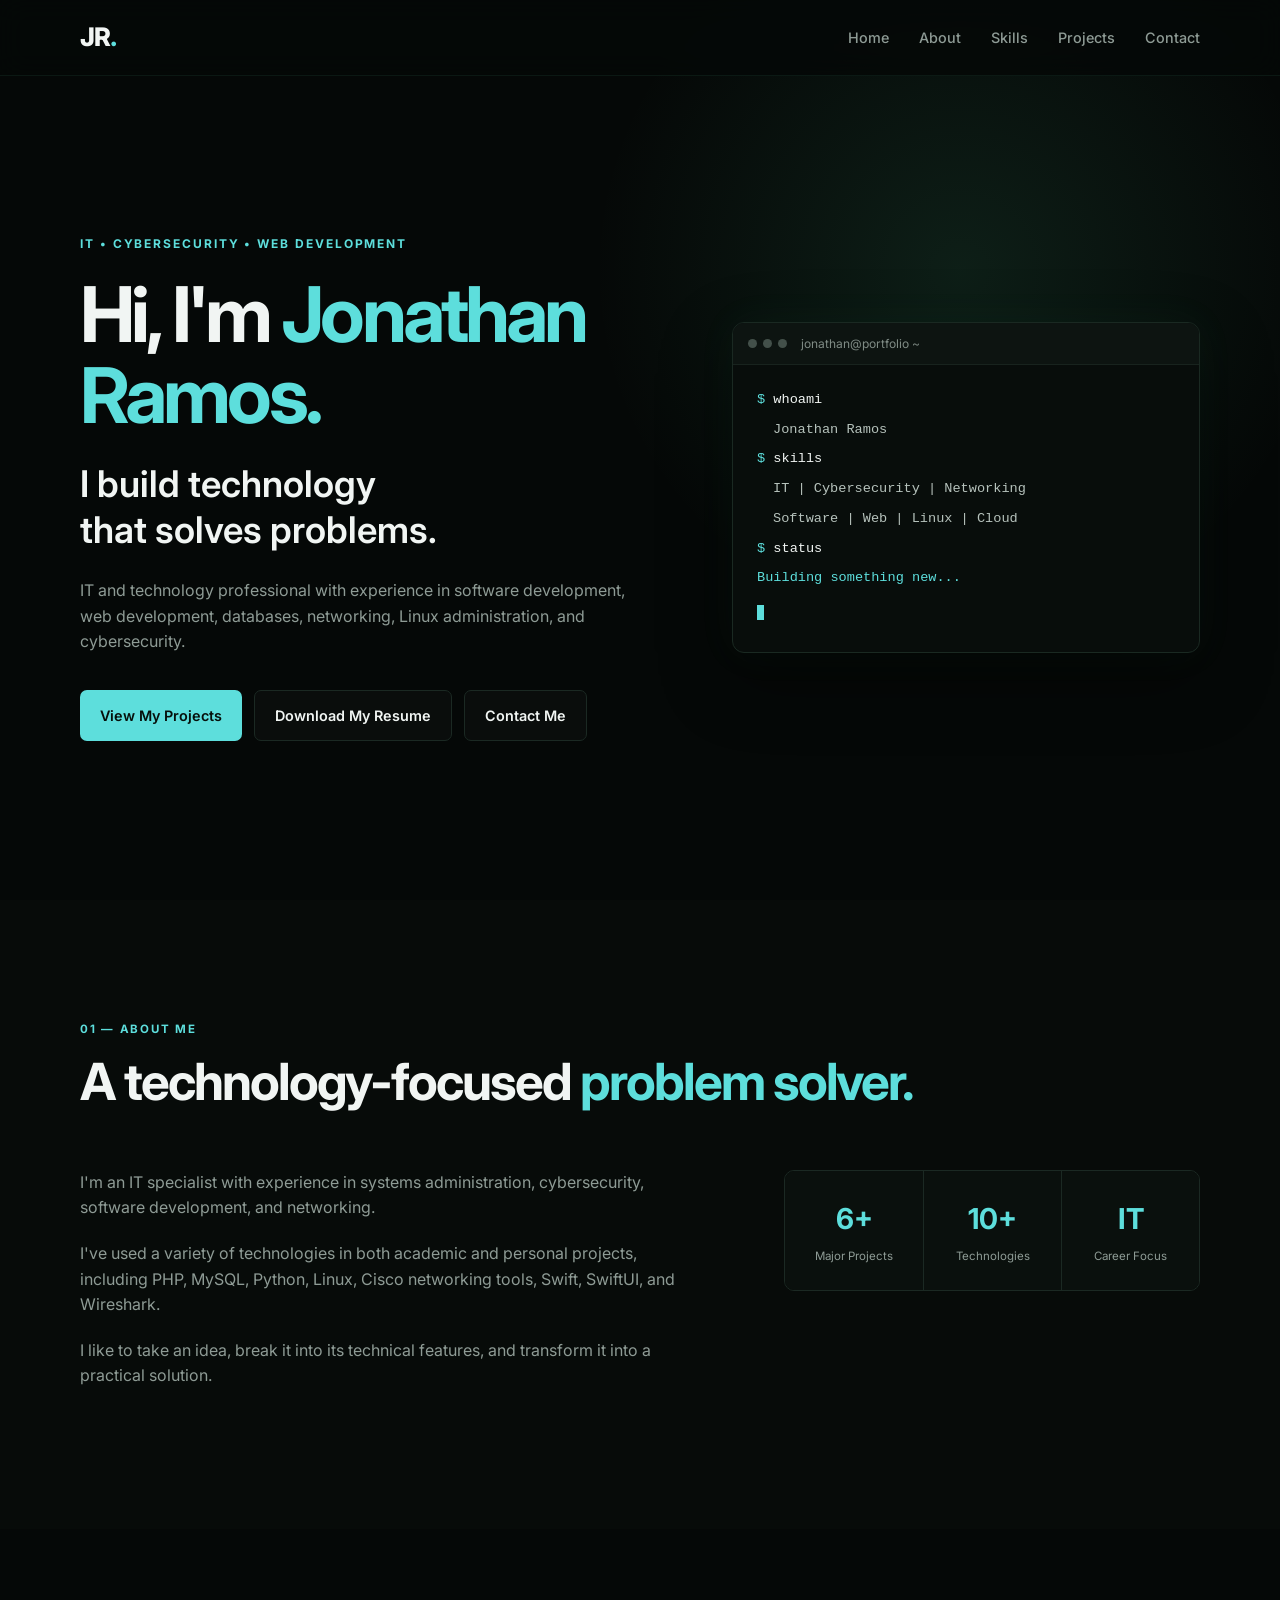
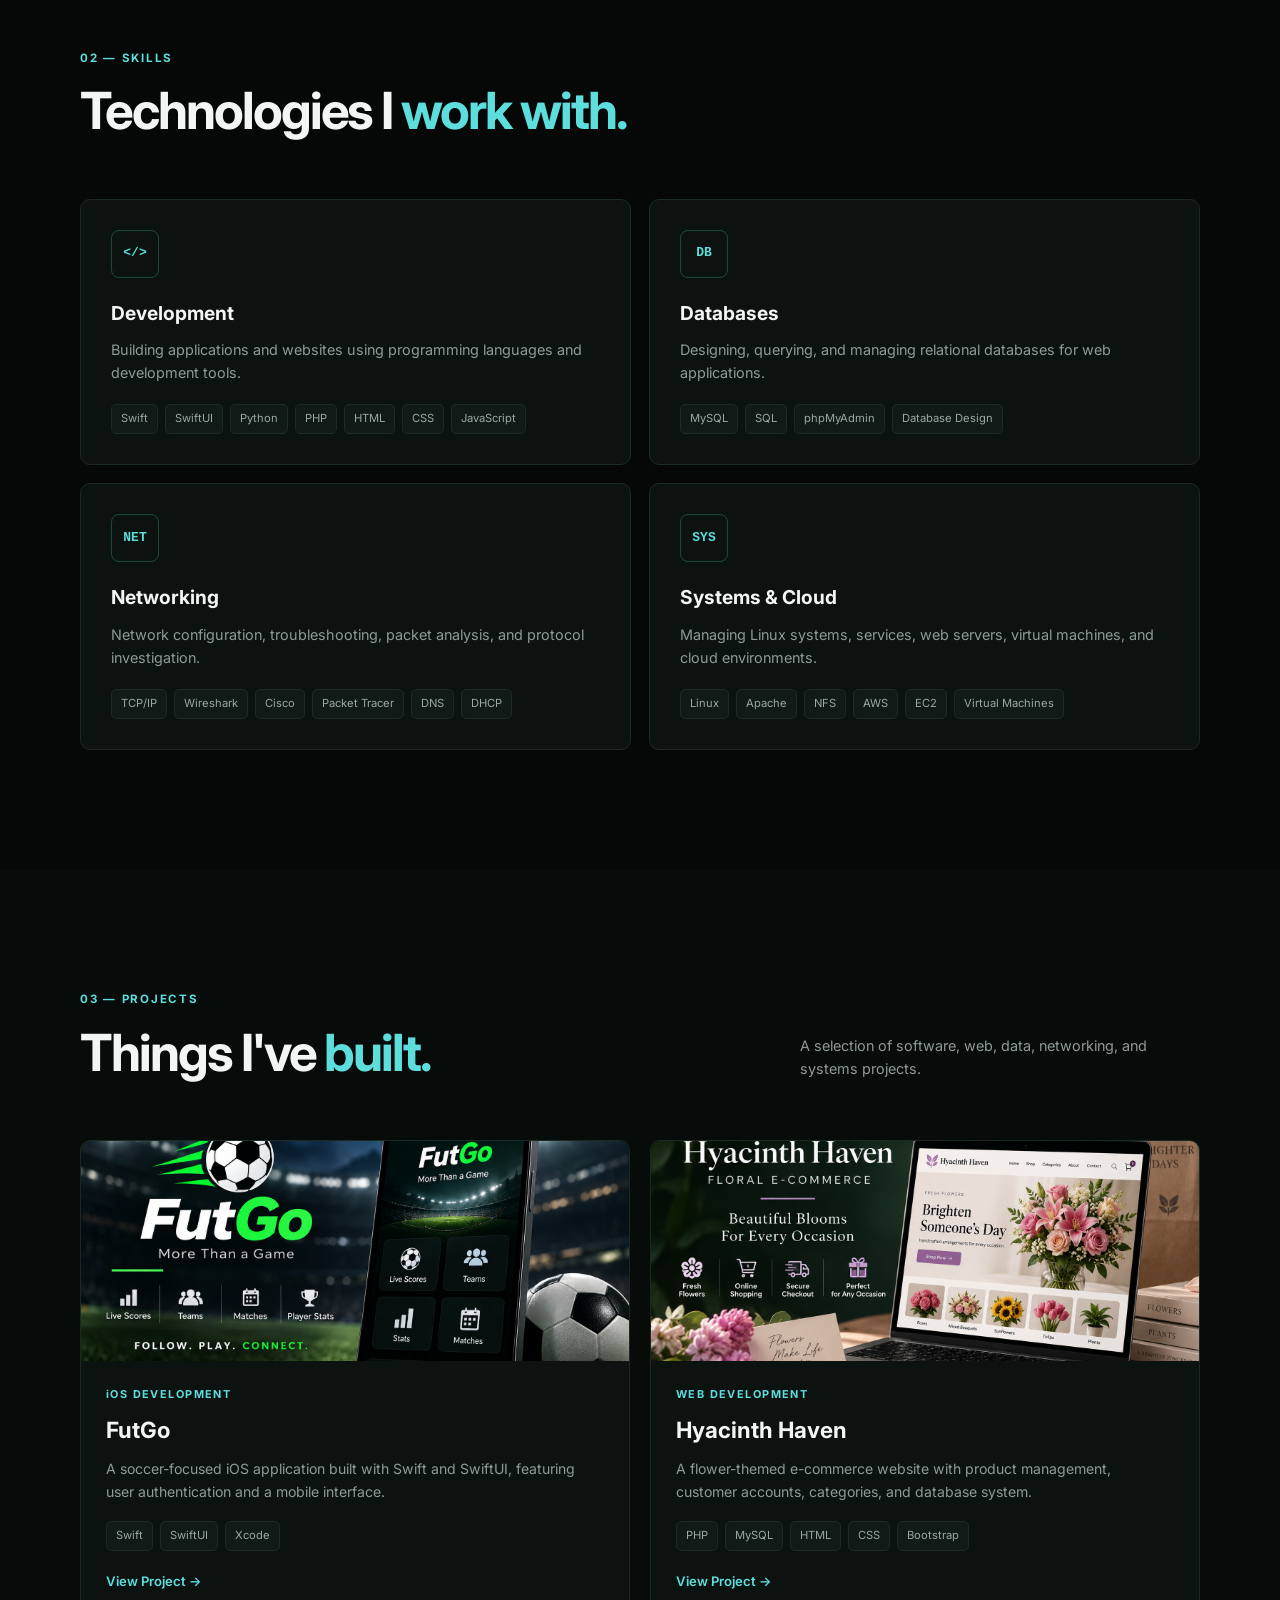
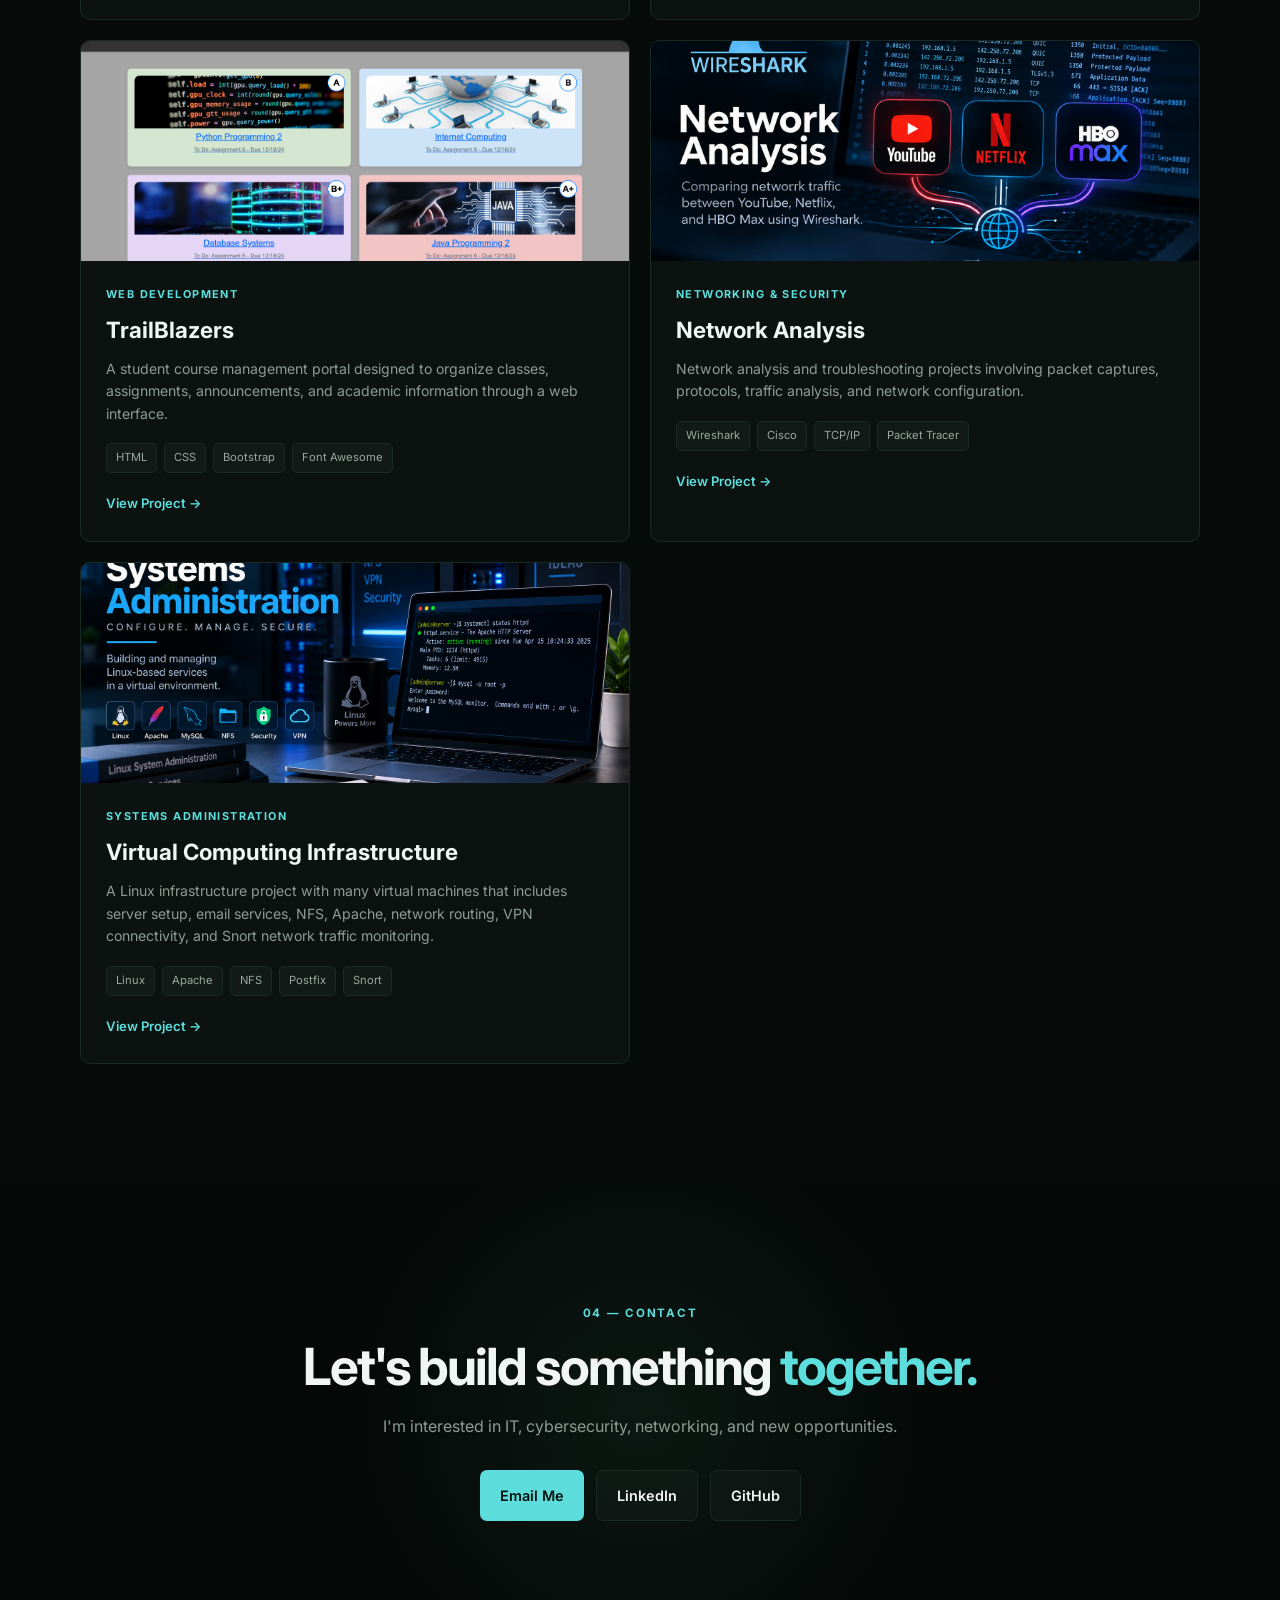
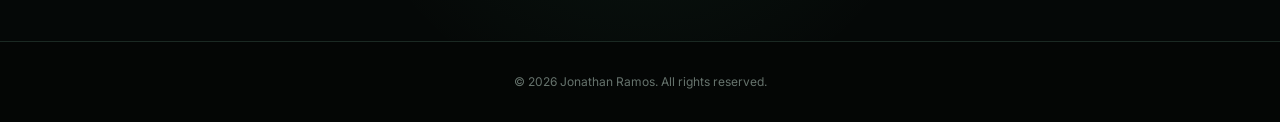
<file: index.html>
<!DOCTYPE html>
<html lang="en">
<head>
    <meta charset="UTF-8">
    <meta name="viewport" content="width=device-width, initial-scale=1.0">

    <title>Jonathan Ramos | IT & Cybersecurity Portfolio</title>

    <meta name="description" content="Jonathan Ramos - IT, cybersecurity, software development, networking, and web development portfolio.">

    <!-- Google Font -->
    <link rel="preconnect" href="https://fonts.googleapis.com">
    <link rel="preconnect" href="https://fonts.gstatic.com" crossorigin>

    <link href="https://fonts.googleapis.com/css2?family=Inter:wght@400;500;600;700;800&display=swap" rel="stylesheet">

    <!-- CSS -->
    <link rel="stylesheet" href="css/style.css">
</head>

<body>

    <!-- NAVIGATION -->

    <header class="navbar">

        <div class="nav-container">

            <a href="#home" class="logo">
                JR<span>.</span>
            </a>

            <nav>
                <a href="#home">Home</a>
                <a href="#about">About</a>
                <a href="#skills">Skills</a>
                <a href="#projects">Projects</a>
                <a href="#contact">Contact</a>
            </nav>

        </div>

    </header>


    <!-- HERO -->

    <main>

        <section id="home" class="hero">

            <div class="hero-container">

                <div class="hero-text">

                    <p class="eyebrow">
                        IT • CYBERSECURITY • WEB DEVELOPMENT
                    </p>

                    <h1>
                        Hi, I'm <span>Jonathan Ramos.</span>
                    </h1>

                    <h2>
                        I build technology
                        <br>
                        that solves problems.
                    </h2>

                    <p class="hero-description">
                        IT and technology professional with experience in
                        software development, web development, databases,
                        networking, Linux administration, and cybersecurity.
                    </p>

                    <div class="hero-buttons">

                        <!-- Projects button -->
                        <a href="#projects" class="btn btn-primary">
                            View My Projects
                        </a>

                        <!-- Resume download button -->
                        <a href="resume.pdf" download class="btn btn-secondary">
                            Download My Resume
                        </a>

                        <!-- Contact button -->
                        <a href="#contact" class="btn btn-secondary">
                            Contact Me
                        </a>

                    </div>

                </div>


                <!-- Terminal -->

                <div class="hero-visual">

                    <div class="terminal">

                        <div class="terminal-header">

                            <div class="terminal-buttons">
                                <span></span>
                                <span></span>
                                <span></span>
                            </div>

                            <p>jonathan@portfolio ~</p>

                        </div>

                        <div class="terminal-body">

                            <p>
                                <span class="terminal-green">$</span>
                                whoami
                            </p>

                            <p class="terminal-output">
                                Jonathan Ramos
                            </p>

                            <p>
                                <span class="terminal-green">$</span>
                                skills
                            </p>

                            <p class="terminal-output">
                                IT | Cybersecurity | Networking
                            </p>

                            <p class="terminal-output">
                                Software | Web | Linux | Cloud
                            </p>

                            <p>
                                <span class="terminal-green">$</span>
                                status
                            </p>

                            <p class="terminal-success">
                                Building something new...
                            </p>

                            <span class="cursor"></span>

                        </div>

                    </div>

                </div>

            </div>

        </section>


        <!-- ABOUT -->

        <section id="about" class="section about">

            <div class="section-container">

                <div class="section-heading">

                    <p class="section-label">
                        01 — ABOUT ME
                    </p>

                    <h2>
                        A technology-focused
                        <span>problem solver.</span>
                    </h2>

                </div>


                <div class="about-content">

                    <div class="about-text">

                        <p>
                            I'm an IT specialist with experience in systems administration,
                            cybersecurity, software development, and networking.
                        </p>

                        <p>
                            I've used a variety of technologies in both academic and personal projects, including PHP, MySQL, Python, Linux,
                            Cisco networking tools, Swift, SwiftUI, and Wireshark.
                        </p>

                        <p>
                            I like to take an idea, break it into its technical features,
                            and transform it into a practical solution.
                        </p>

                    </div>


                    <div class="about-stats">

                        <div class="stat">
                            <h3>6+</h3>
                            <p>Major Projects</p>
                        </div>

                        <div class="stat">
                            <h3>10+</h3>
                            <p>Technologies</p>
                        </div>

                        <div class="stat">
                            <h3>IT</h3>
                            <p>Career Focus</p>
                        </div>

                    </div>

                </div>

            </div>

        </section>


        <!-- SKILLS -->

        <section id="skills" class="section skills">

            <div class="section-container">

                <div class="section-heading">

                    <p class="section-label">
                        02 — SKILLS
                    </p>

                    <h2>
                        Technologies I
                        <span>work with.</span>
                    </h2>

                </div>


                <div class="skills-grid">


                    <!-- Development -->

                    <div class="skill-card">

                        <div class="skill-icon">
                            &lt;/&gt;
                        </div>

                        <h3>
                            Development
                        </h3>

                        <p>
                            Building applications and websites using
                            programming languages and development tools.
                        </p>

                        <div class="tags">
                            <span>Swift</span>
                            <span>SwiftUI</span>
                            <span>Python</span>
                            <span>PHP</span>
                            <span>HTML</span>
                            <span>CSS</span>
                            <span>JavaScript</span>
                        </div>

                    </div>


                    <!-- Databases -->

                    <div class="skill-card">

                        <div class="skill-icon">
                            DB
                        </div>

                        <h3>
                            Databases
                        </h3>

                        <p>
                            Designing, querying, and managing relational
                            databases for web applications.
                        </p>

                        <div class="tags">
                            <span>MySQL</span>
                            <span>SQL</span>
                            <span>phpMyAdmin</span>
                            <span>Database Design</span>
                        </div>

                    </div>


                    <!-- Networking -->

                    <div class="skill-card">

                        <div class="skill-icon">
                            NET
                        </div>

                        <h3>
                            Networking
                        </h3>

                        <p>
                            Network configuration, troubleshooting,
                            packet analysis, and protocol investigation.
                        </p>

                        <div class="tags">
                            <span>TCP/IP</span>
                            <span>Wireshark</span>
                            <span>Cisco</span>
                            <span>Packet Tracer</span>
                            <span>DNS</span>
                            <span>DHCP</span>
                        </div>

                    </div>


                    <!-- Systems -->

                    <div class="skill-card">

                        <div class="skill-icon">
                            SYS
                        </div>

                        <h3>
                            Systems & Cloud
                        </h3>

                        <p>
                            Managing Linux systems, services, web servers,
                            virtual machines, and cloud environments.
                        </p>

                        <div class="tags">
                            <span>Linux</span>
                            <span>Apache</span>
                            <span>NFS</span>
                            <span>AWS</span>
                            <span>EC2</span>
                            <span>Virtual Machines</span>
                        </div>

                    </div>

                </div>

            </div>

        </section>


        <!-- PROJECTS -->

        <section id="projects" class="section projects">

            <div class="section-container">

                <div class="section-heading projects-heading">

                    <div>

                        <p class="section-label">
                            03 — PROJECTS
                        </p>

                        <h2>
                            Things I've
                            <span>built.</span>
                        </h2>
                            
                    </div>
                        
                    <p class="section-intro">
                        A selection of software, web, data, networking,
                        and systems projects.
                    </p>

                </div>


                <div class="projects-grid">


                    <!-- =====================
                         FUTGO
                    ====================== -->

                    <article class="project-card">

                       <div class="project-image">

    <img
        src="project-images/futgo-thumbnail.png"
        alt="Project cover"
    >

</div>

                        <div class="project-content">

                            <p class="project-category">
                                iOS DEVELOPMENT
                            </p>

                            <h3>
                                FutGo
                            </h3>

                            <p>
                                A soccer-focused iOS application built
                                with Swift and SwiftUI, featuring user
                                authentication and a mobile interface.
                            </p>

                            <div class="tags">
                                <span>Swift</span>
                                <span>SwiftUI</span>
                                <span>Xcode</span>
                            </div>

                            <a href="projects/futgo.html" class="project-link">
                                View Project →
                            </a>

                        </div>

                    </article>


                    <!-- =====================
                         HYACINTH HAVEN
                    ====================== -->

                    <article class="project-card">

                       <div class="project-image project-hyacinth">
    <img
        src="project-images/haven.png"
        alt="Hyacinth Haven website"
    >
</div>
                        <div class="project-content">

                            <p class="project-category">
                                WEB DEVELOPMENT
                            </p>

                            <h3>
                                Hyacinth Haven
                            </h3>

                            <p>
                                A flower-themed e-commerce website with
                                product management, customer accounts,
                                categories, and database system.
                            </p>

                            <div class="tags">
                                <span>PHP</span>
                                <span>MySQL</span>
                                <span>HTML</span>
                                <span>CSS</span>
                                <span>Bootstrap</span>
                            </div>

                           <a href="projects/hyacinth-haven.html" class="project-link">
    View Project →
</a>

                        </div>

                    </article>


                    <!-- =====================
                         TrailBlazers website
                    ====================== -->

                   <article class="project-card">

    <div class="project-image project-trailblazers">
        <img
    src="project-images/trailblazers-home.png"
    alt="TrailBlazers student course management portal"
    style="width: 100%; height: auto; display: block;"
>
    </div>

    <div class="project-content">

        <p class="project-category">
            WEB DEVELOPMENT
        </p>

        <h3>
            TrailBlazers
        </h3>

        <p>
            A student course management portal designed to organize
            classes, assignments, announcements, and academic information
            through a web interface.
        </p>

        <div class="tags">
            <span>HTML</span>
            <span>CSS</span>
            <span>Bootstrap</span>
            <span>Font Awesome</span>
        </div>

        <a href="projects/trailblazers.html" class="project-link">
            View Project →
        </a>

    </div>

</article>


        
                 


                    <!-- =====================
                         NETWORKING
                    ====================== -->

                    <article class="project-card">

                       <div class="project-image project-network">

    <img
        src="project-images/network.png"
        alt="Network Analysis project using Wireshark"
    >

</div>

                        <div class="project-content">

                            <p class="project-category">
                                NETWORKING & SECURITY
                            </p>

                            <h3>
                                Network Analysis
                            </h3>

                            <p>
                                Network analysis and troubleshooting
                                projects involving packet captures,
                                protocols, traffic analysis, and
                                network configuration.
                            </p>

                            <div class="tags">
                                <span>Wireshark</span>
                                <span>Cisco</span>
                                <span>TCP/IP</span>
                                <span>Packet Tracer</span>
                            </div>

                           <a href="projects/network-analysis.html" class="project-link">
    View Project →
</a>
                        </div>

                    </article>


                    <!-- =====================
                         LINUX
                    ====================== -->

                   <article class="project-card">

   <div class="project-image project-linux">

    <img
        src="project-images/sysadmin.png"
        alt="Systems Administration network monitoring"
    >

</div>

    <div class="project-content">

        <p class="project-category">
            SYSTEMS ADMINISTRATION
        </p>

        <h3>
            Virtual Computing Infrastructure
        </h3>

        <p>
         A Linux infrastructure project with many virtual machines that includes server setup,
          email services, NFS, Apache, network routing, VPN connectivity,
            and Snort network traffic monitoring.
        </p>

        <div class="tags">
            <span>Linux</span>
            <span>Apache</span>
            <span>NFS</span>
            <span>Postfix</span>
            <span>Snort</span>
        </div>

        <a href="projects/virtual-infrastructure.html" class="project-link">
            View Project →
        </a>

    </div>

</article>


                </div>

            </div>

        </section>


        <!-- CONTACT -->

        <section id="contact" class="section contact">

            <div class="section-container">

                <p class="section-label">
                    04 — CONTACT
                </p>

                <h2>
                    Let's build something
                    <span>together.</span>
                </h2>

                <p class="contact-description">
                    I'm interested in IT, cybersecurity, networking, and new opportunities.
                </p>

                <div class="contact-buttons">

                    <!-- Replace with your actual email -->

                    <a href="mailto:rjonathan11577@gmail.com"
                       class="btn btn-primary">
                        Email Me
                    </a>

                  <!-- LinkedIn -->

        <a href="https://www.linkedin.com/in/jonathan-ramos-741965327"
                      class="btn btn-secondary"
                     target="_blank"
                     rel="noopener noreferrer">
                  LinkedIn
        </a>

                    <!-- GitHub -->

<a href="https://github.com/rjonathan1157-droid"
   class="btn btn-secondary"
   target="_blank"
   rel="noopener noreferrer">
    GitHub
</a>
                </div>

            </div>

        </section>

    </main>


    <!-- FOOTER -->

    <footer>

        <div class="footer-container">
            
            <p>
                © 2026 Jonathan Ramos. All rights reserved.
            </p>
            

        </div>

    </footer>

</body>
</html>
</file>
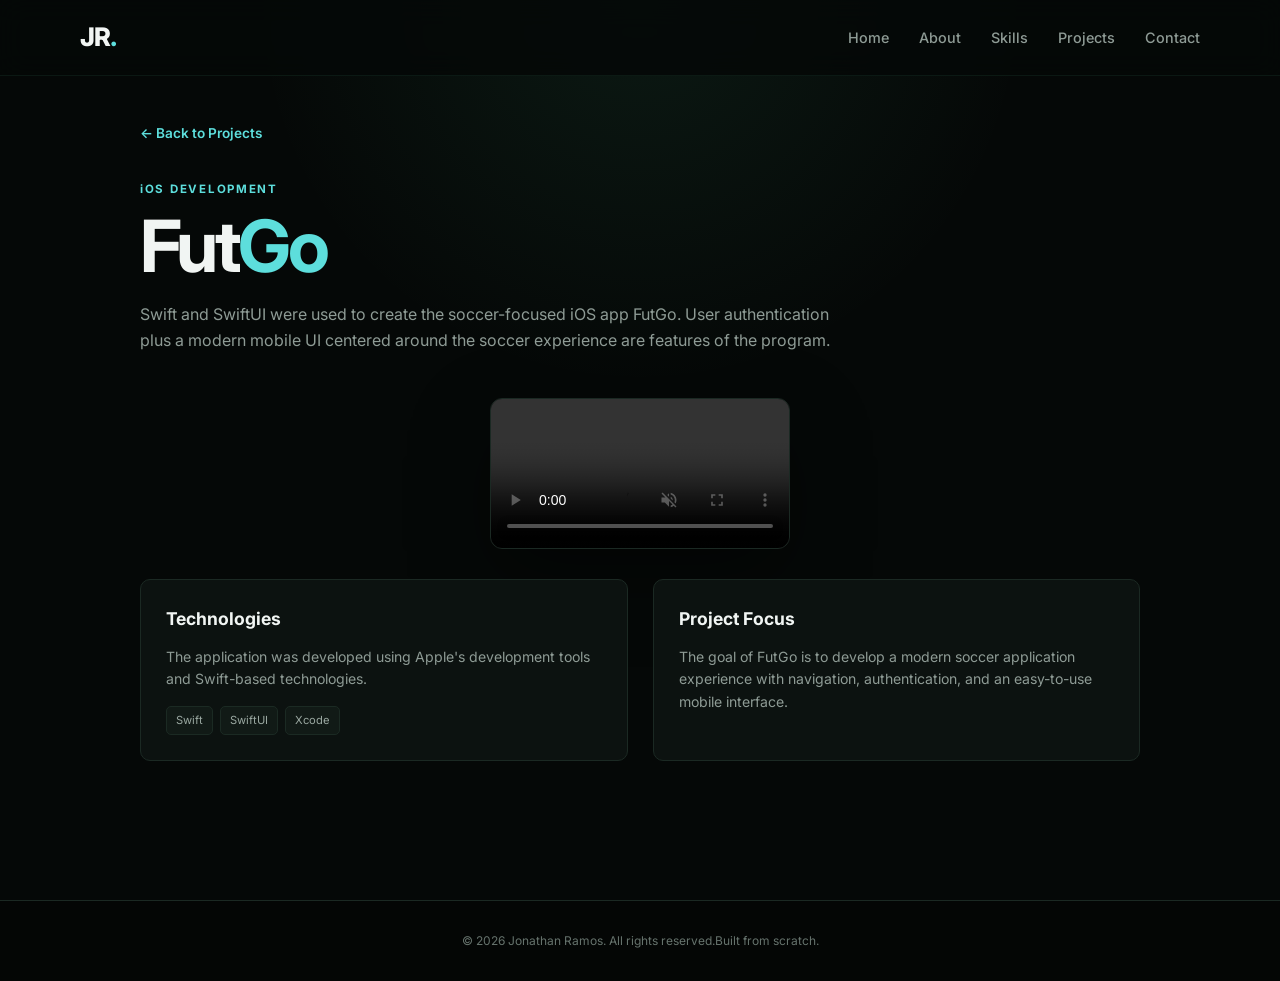
<file: projects/futgo.html>
<!DOCTYPE html>
<html lang="en">
<head>

    <meta charset="UTF-8">

    <meta name="viewport" content="width=device-width, initial-scale=1.0">

    <title>FutGo | Jonathan Ramos</title>

    <meta
        name="description"
        content="FutGo iOS application project by Jonathan Ramos."
    >

    <!-- Google Font -->
    <link rel="preconnect" href="https://fonts.googleapis.com">

    <link
        rel="preconnect"
        href="https://fonts.gstatic.com"
        crossorigin
    >

    <link
        href="https://fonts.googleapis.com/css2?family=Inter:wght@400;500;600;700;800&display=swap"
        rel="stylesheet"
    >

    <!-- Main CSS -->
    <link rel="stylesheet" href="../css/style.css">

</head>

<body>


    <!-- NAVIGATION -->

    <header class="navbar">

        <div class="nav-container">

            <a href="../index.html#home" class="logo">
                JR<span>.</span>
            </a>

            <nav>

                <a href="../index.html#home">
                    Home
                </a>

                <a href="../index.html#about">
                    About
                </a>

                <a href="../index.html#skills">
                    Skills
                </a>

                <a href="../index.html#projects">
                    Projects
                </a>

                <a href="../index.html#contact">
                    Contact
                </a>

            </nav>

        </div>

    </header>


    <!-- PROJECT -->

    <main>

        <section class="project-page">

            <div class="project-page-container">


                <!-- Back -->

                <a
                    href="../index.html#projects"
                    class="back-link"
                >
                    ← Back to Projects
                </a>


                <!-- Heading -->

                <p class="project-page-label">
                    iOS DEVELOPMENT
                </p>

                <h1>
                    Fut<span>Go</span>
                </h1>

                <p class="project-page-intro">

                    Swift and SwiftUI were used to create the soccer-focused iOS app FutGo. 
                    User authentication plus a modern mobile UI centered around the soccer experience
                    are features of the program.


                </p>


                <!-- Video -->

                <div class="project-video-container">

                    <video
                        controls
                        autoplay
                        muted
                        loop
                        playsinline
                    >

                        <source
                            src="../videos/futgo.mp4"
                            type="video/mp4"
                        >

                        Your browser does not support the video tag.

                    </video>

                </div>


                <!-- Project Details -->

                <div class="project-details">


                    <!-- Technologies -->

                    <div class="project-detail-card">

                        <h2>
                            Technologies
                        </h2>

                        <p>
                            The application was developed using
                            Apple's development tools and Swift-based
                            technologies.
                        </p>

                        <div class="tags">

                            <span>Swift</span>

                            <span>SwiftUI</span>

                            <span>Xcode</span>

                        </div>

                    </div>


                    <!-- Project Focus -->

                    <div class="project-detail-card">

                        <h2>
                            Project Focus
                        </h2>

                        <p>
                            The goal of FutGo is to develop a modern soccer application experience with navigation, 
                            authentication, and an easy-to-use mobile interface.
                        </p>

                    </div>


                </div>

            </div>

        </section>

    </main>


    <!-- FOOTER -->

    <footer>

        <div class="footer-container">

            <p>
                © 2026 Jonathan Ramos. All rights reserved.
            </p>

            <p>
                Built from scratch.
            </p>

        </div>

    </footer>


</body>
</html>
</file>
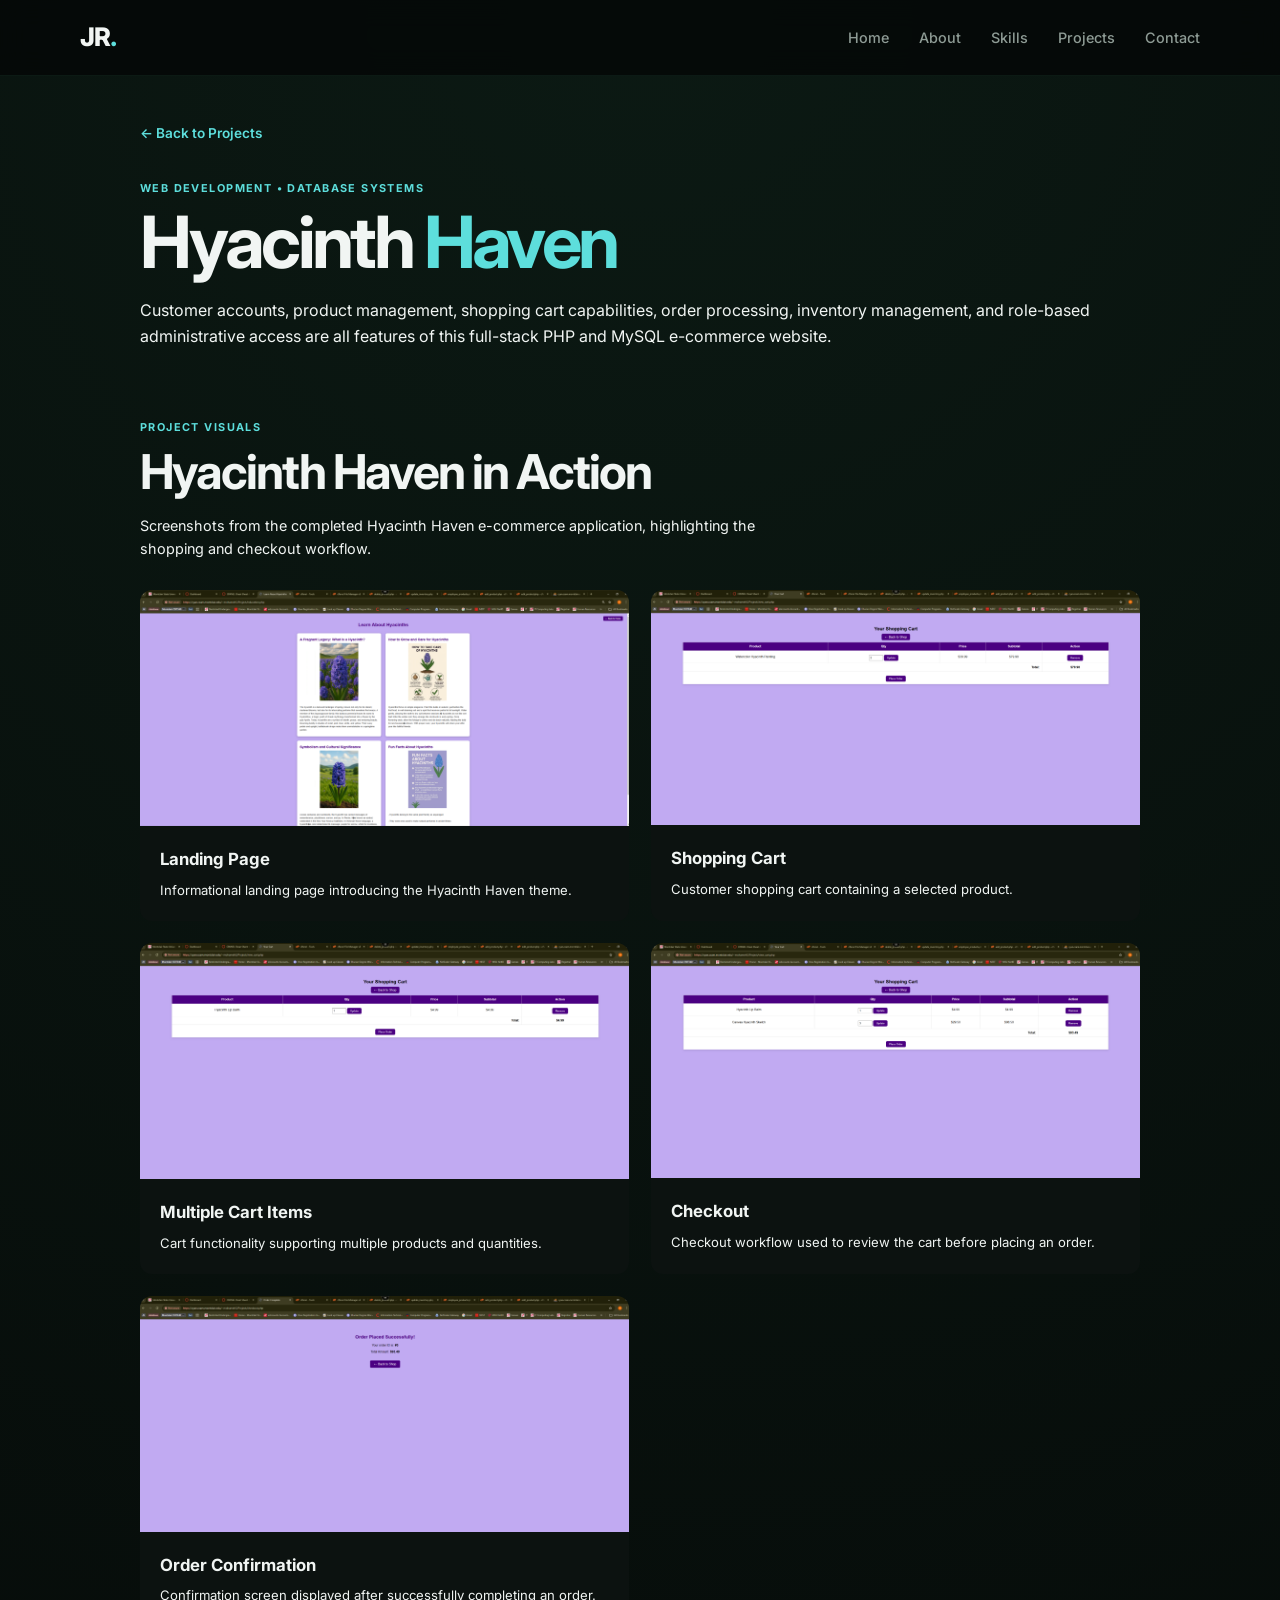
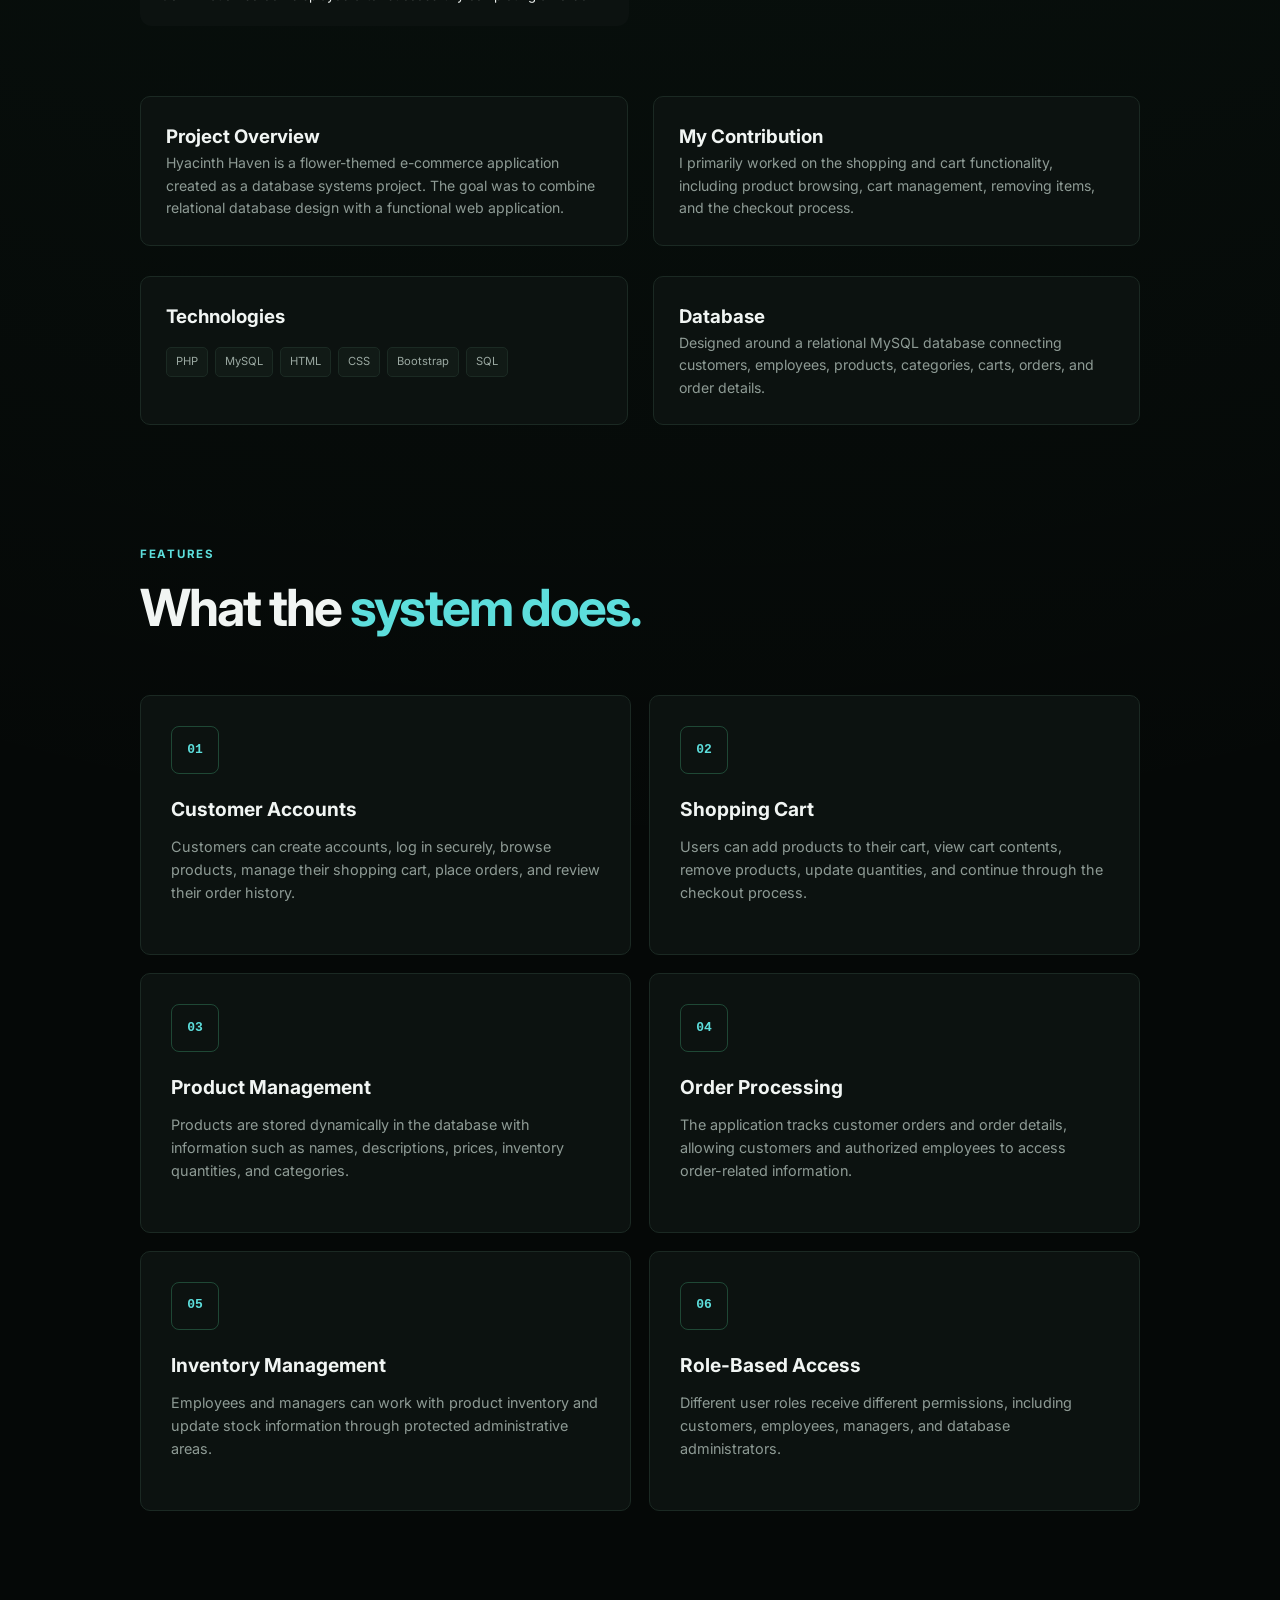
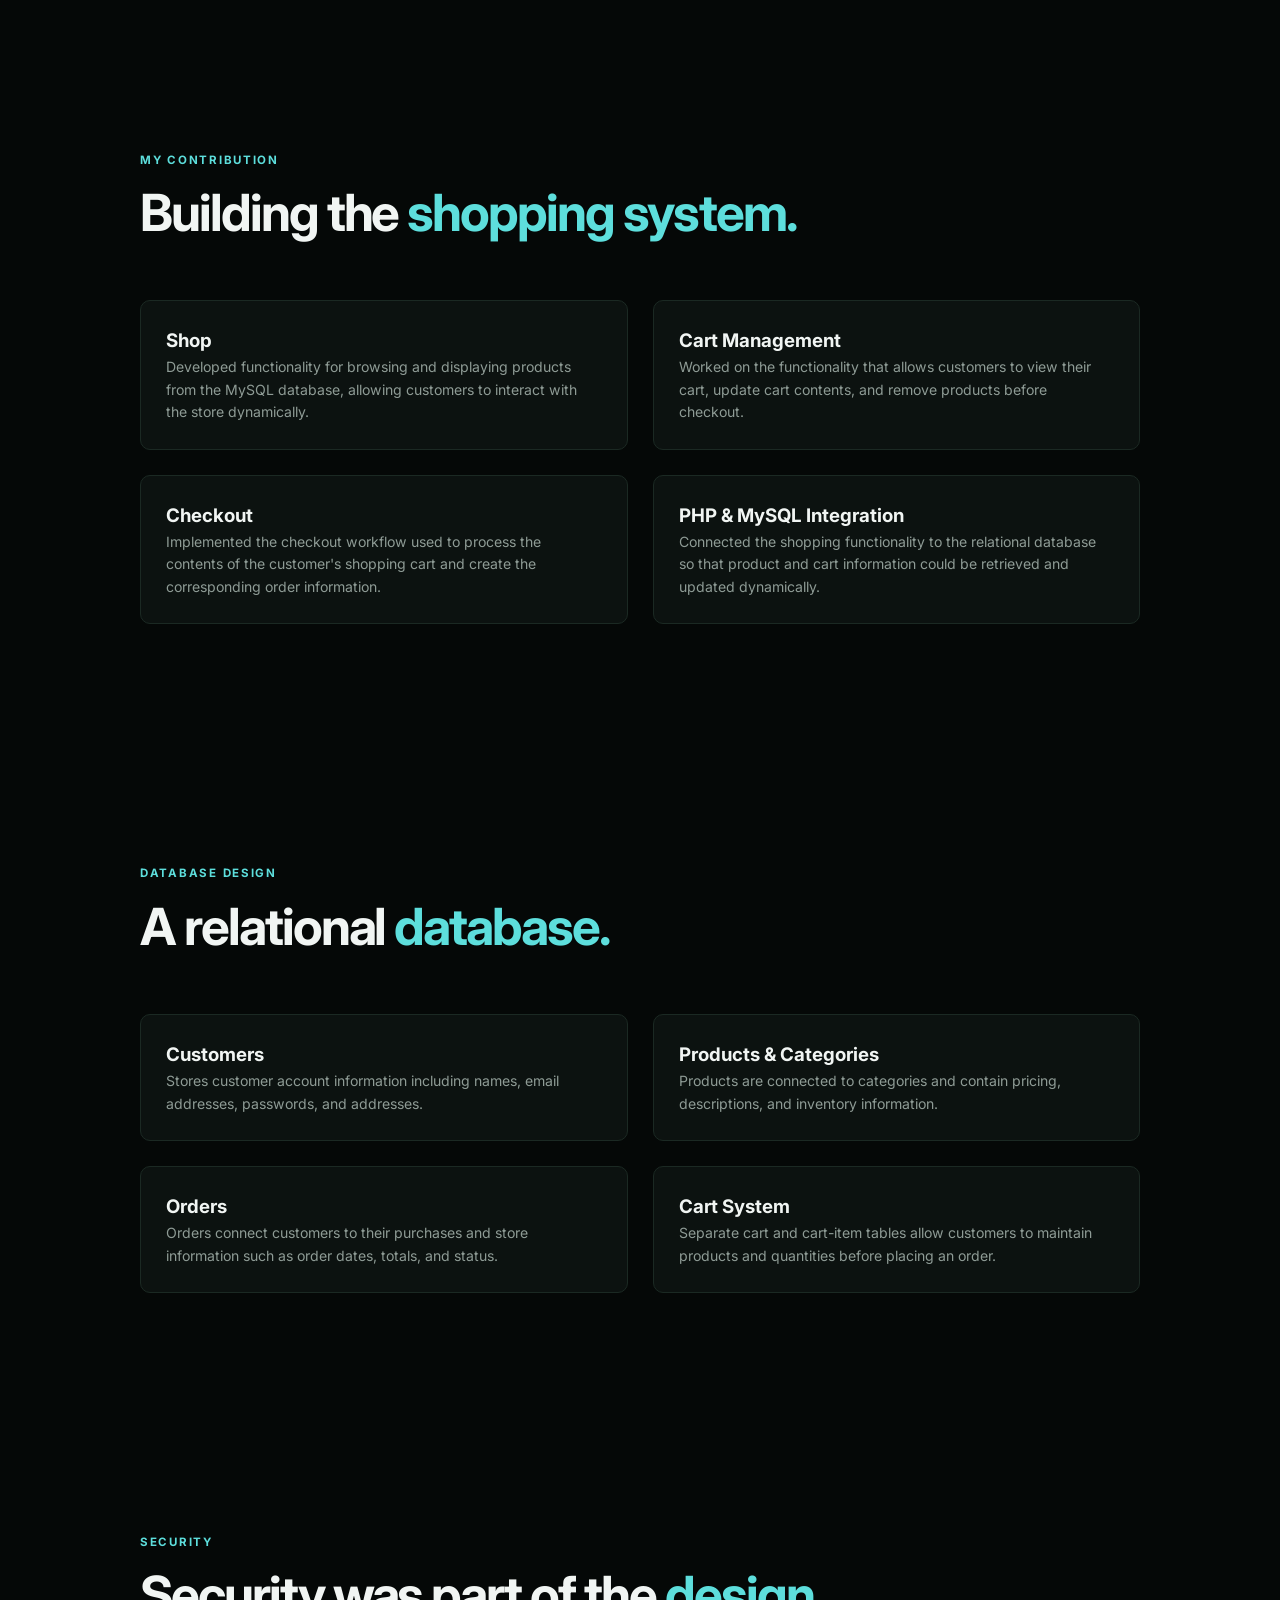
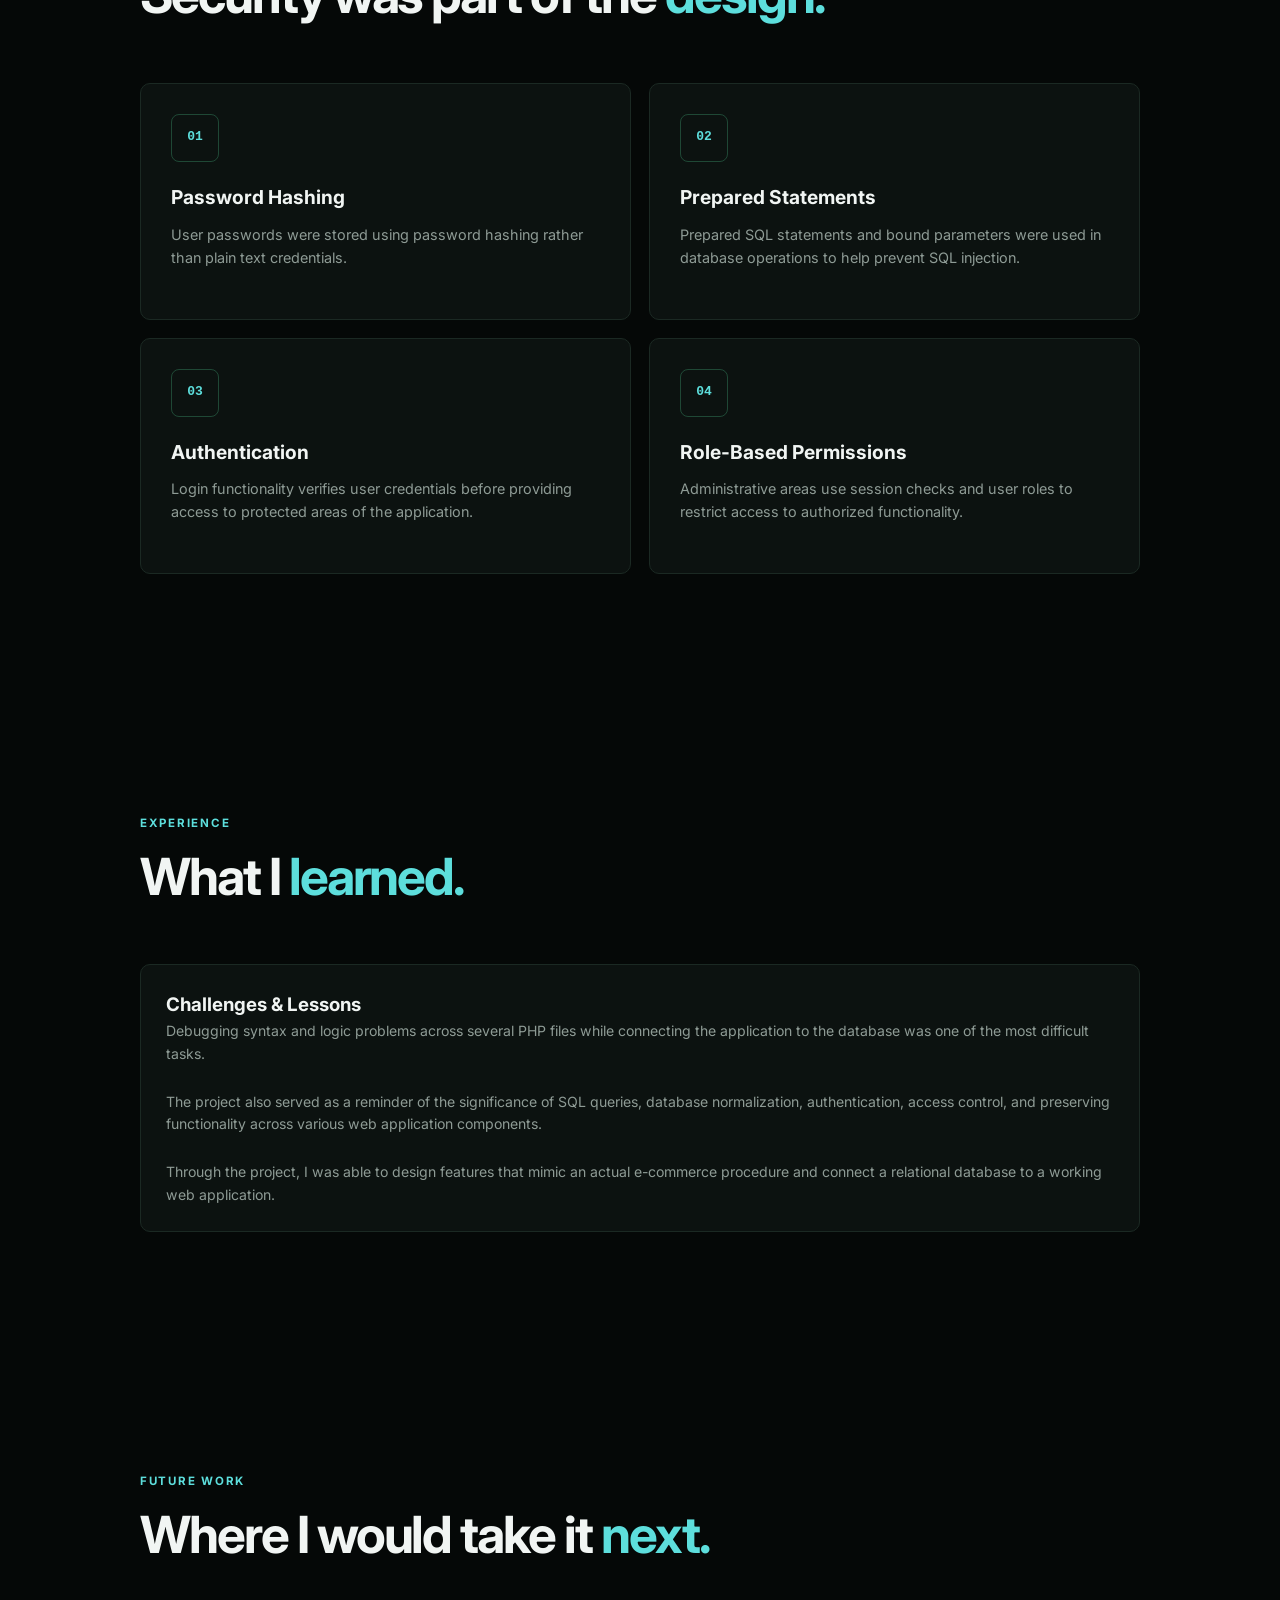
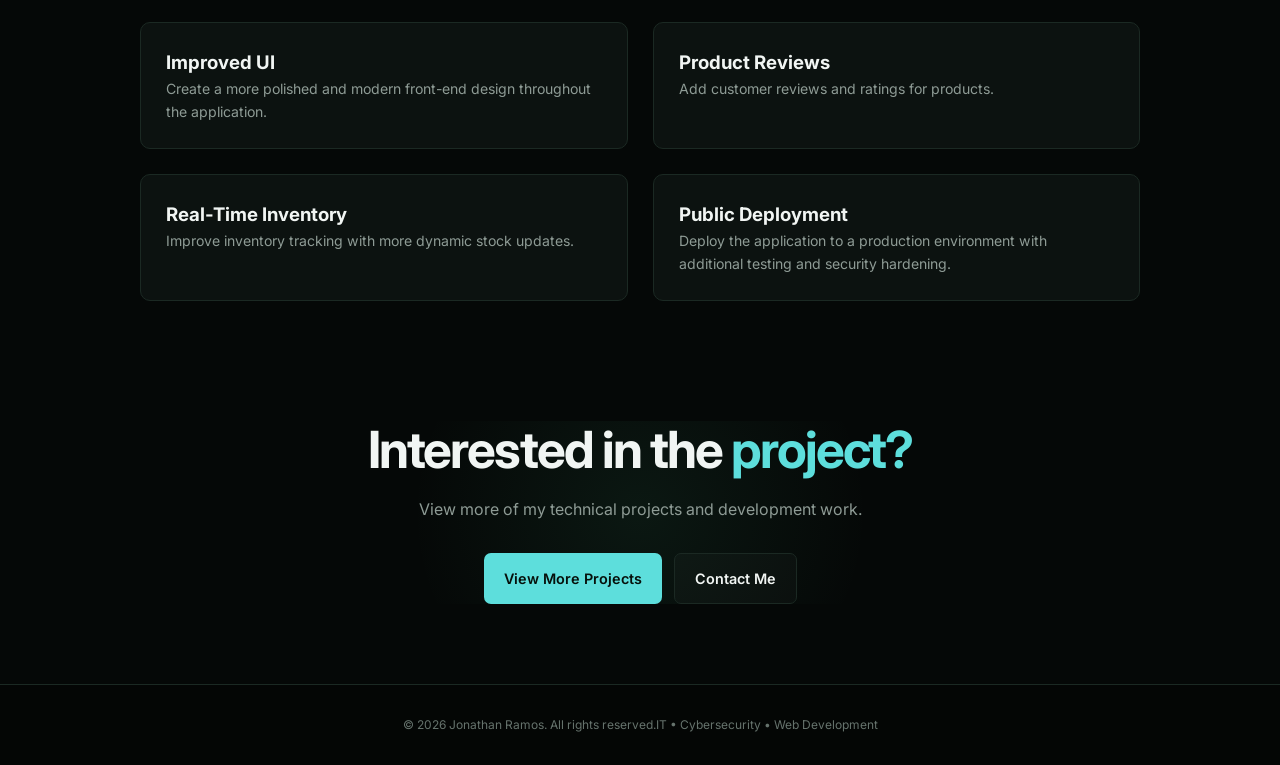
<file: projects/hyacinth-haven.html>
<!DOCTYPE html>
<html lang="en">

<head>

    <meta charset="UTF-8">

    <meta
        name="viewport"
        content="width=device-width, initial-scale=1.0"
    >

    <title>Hyacinth Haven | Jonathan Ramos</title>

    <!-- Google Font -->
    <link
        rel="preconnect"
        href="https://fonts.googleapis.com"
    >

    <link
        rel="preconnect"
        href="https://fonts.gstatic.com"
        crossorigin
    >

    <link
        href="https://fonts.googleapis.com/css2?family=Inter:wght@400;500;600;700;800&display=swap"
        rel="stylesheet"
    >

    <!-- Main CSS -->
    <link
        rel="stylesheet"
        href="../css/style.css"
    >

</head>


<body>


    <!-- =========================================
         NAVIGATION
    ========================================== -->

    <header class="navbar">

        <div class="nav-container">

            <a href="../index.html" class="logo">
                JR<span>.</span>
            </a>

            <nav>

                <a href="../index.html">Home</a>

                <a href="../index.html#about">
                    About
                </a>

                <a href="../index.html#skills">
                    Skills
                </a>

                <a href="../index.html#projects">
                    Projects
                </a>

                <a href="../index.html#contact">
                    Contact
                </a>

            </nav>

        </div>

    </header>



    <!-- =========================================
         PROJECT PAGE
    ========================================== -->

    <main class="project-page">

        <div class="project-page-container">


            <!-- Back Link -->

            <a
                href="../index.html#projects"
                class="back-link"
            >
                ← Back to Projects
            </a>



            <!-- =========================================
                 PROJECT HEADER
            ========================================== -->

            <div class="project-page-header">

                <p class="project-category">
                    WEB DEVELOPMENT • DATABASE SYSTEMS
                </p>

                <h1>
                    Hyacinth <span>Haven</span>
                </h1>

                <p class="project-page-description">
                    Customer accounts, product management, shopping cart capabilities, order processing,
                     inventory management, and role-based administrative access are all features of this
                      full-stack PHP and MySQL e-commerce website.

                </p>

            </div>



            <!-- =========================================
                 PROJECT OVERVIEW
            ========================================== -->
<!-- PROJECT SCREENSHOTS -->

<section class="project-gallery">

    <div class="project-gallery-heading">
        <p class="project-category">PROJECT VISUALS</p>
        <h2>Hyacinth Haven in Action</h2>
        <p>
            Screenshots from the completed Hyacinth Haven e-commerce
            application, highlighting the shopping and checkout workflow.
        </p>
    </div>

    <div class="gallery-grid">

        <div class="gallery-item">
            <img
                src="../HyacinthPortfolioImages/hyacinth-landing.png"
                alt="Hyacinth Haven landing page"
            >

            <div class="gallery-caption">
                <h3>Landing Page</h3>
                <p>Informational landing page introducing the Hyacinth Haven theme.</p>
            </div>
        </div>


        <div class="gallery-item">
            <img
                src="../HyacinthPortfolioImages/hyacinth-cart-one-item.png"
                alt="Hyacinth Haven shopping cart with one item"
            >

            <div class="gallery-caption">
                <h3>Shopping Cart</h3>
                <p>Customer shopping cart containing a selected product.</p>
            </div>
        </div>


        <div class="gallery-item">
            <img
                src="../HyacinthPortfolioImages/hyacinth-cart-two-items.png"
                alt="Hyacinth Haven shopping cart with multiple items"
            >

            <div class="gallery-caption">
                <h3>Multiple Cart Items</h3>
                <p>Cart functionality supporting multiple products and quantities.</p>
            </div>
        </div>


        <div class="gallery-item">
            <img
                src="../HyacinthPortfolioImages/hyacinth-checkout-cart.png"
                alt="Hyacinth Haven checkout page"
            >

            <div class="gallery-caption">
                <h3>Checkout</h3>
                <p>Checkout workflow used to review the cart before placing an order.</p>
            </div>
        </div>


        <div class="gallery-item">
            <img
                src="../HyacinthPortfolioImages/hyacinth-order-complete.png"
                alt="Hyacinth Haven order confirmation"
            >

            <div class="gallery-caption">
                <h3>Order Confirmation</h3>
                <p>Confirmation screen displayed after successfully completing an order.</p>
            </div>
        </div>

    </div>

</section>

            <section class="project-details">


                <div class="project-detail-card">

                    <h3>
                        Project Overview
                    </h3>

                    <p>
                        Hyacinth Haven is a flower-themed
                        e-commerce application created as
                        a database systems project. The goal
                        was to combine relational database
                        design with a functional web
                        application.
                    </p>

                </div>



                <div class="project-detail-card">

                    <h3>
                        My Contribution
                    </h3>

                    <p>
                        I primarily worked on the shopping
                        and cart functionality, including
                        product browsing, cart management,
                        removing items, and the checkout
                        process.
                    </p>

                </div>


            </section>



            <!-- =========================================
                 TECHNOLOGIES
            ========================================== -->

            <section class="project-details">


                <div class="project-detail-card">

                    <h3>
                        Technologies
                    </h3>

                    <div class="tags">

                        <span>PHP</span>

                        <span>MySQL</span>

                        <span>HTML</span>

                        <span>CSS</span>

                        <span>Bootstrap</span>

                        <span>SQL</span>

                    </div>

                </div>



                <div class="project-detail-card">

                    <h3>
                        Database
                    </h3>

                    <p>
                        Designed around a relational MySQL
                        database connecting customers,
                        employees, products, categories,
                        carts, orders, and order details.
                    </p>

                </div>


            </section>



            <!-- =========================================
                 KEY FEATURES
            ========================================== -->

            <section class="section">

                <div class="section-heading">

                    <p class="section-label">
                        FEATURES
                    </p>

                    <h2>
                        What the <span>system does.</span>
                    </h2>

                </div>


                <div class="skills-grid">


                    <!-- Customer -->

                    <div class="skill-card">

                        <div class="skill-icon">
                            01
                        </div>

                        <h3>
                            Customer Accounts
                        </h3>

                        <p>
                            Customers can create accounts,
                            log in securely, browse products,
                            manage their shopping cart,
                            place orders, and review their
                            order history.
                        </p>

                    </div>



                    <!-- Shopping Cart -->

                    <div class="skill-card">

                        <div class="skill-icon">
                            02
                        </div>

                        <h3>
                            Shopping Cart
                        </h3>

                        <p>
                            Users can add products to their
                            cart, view cart contents, remove
                            products, update quantities, and
                            continue through the checkout
                            process.
                        </p>

                    </div>



                    <!-- Products -->

                    <div class="skill-card">

                        <div class="skill-icon">
                            03
                        </div>

                        <h3>
                            Product Management
                        </h3>

                        <p>
                            Products are stored dynamically
                            in the database with information
                            such as names, descriptions,
                            prices, inventory quantities,
                            and categories.
                        </p>

                    </div>



                    <!-- Orders -->

                    <div class="skill-card">

                        <div class="skill-icon">
                            04
                        </div>

                        <h3>
                            Order Processing
                        </h3>

                        <p>
                            The application tracks customer
                            orders and order details, allowing
                            customers and authorized employees
                            to access order-related information.
                        </p>

                    </div>



                    <!-- Inventory -->

                    <div class="skill-card">

                        <div class="skill-icon">
                            05
                        </div>

                        <h3>
                            Inventory Management
                        </h3>

                        <p>
                            Employees and managers can work
                            with product inventory and update
                            stock information through protected
                            administrative areas.
                        </p>

                    </div>



                    <!-- Roles -->

                    <div class="skill-card">

                        <div class="skill-icon">
                            06
                        </div>

                        <h3>
                            Role-Based Access
                        </h3>

                        <p>
                            Different user roles receive
                            different permissions, including
                            customers, employees, managers,
                            and database administrators.
                        </p>

                    </div>


                </div>

            </section>



            <!-- =========================================
                 MY WORK
            ========================================== -->

            <section class="section">

                <div class="section-heading">

                    <p class="section-label">
                        MY CONTRIBUTION
                    </p>

                    <h2>
                        Building the <span>shopping system.</span>
                    </h2>

                </div>


                <div class="project-details">


                    <div class="project-detail-card">

                        <h3>
                            Shop
                        </h3>

                        <p>
                            Developed functionality for
                            browsing and displaying products
                            from the MySQL database, allowing
                            customers to interact with the
                            store dynamically.
                        </p>

                    </div>



                    <div class="project-detail-card">

                        <h3>
                            Cart Management
                        </h3>

                        <p>
                            Worked on the functionality that
                            allows customers to view their
                            cart, update cart contents, and
                            remove products before checkout.
                        </p>

                    </div>



                    <div class="project-detail-card">

                        <h3>
                            Checkout
                        </h3>

                        <p>
                            Implemented the checkout workflow
                            used to process the contents of
                            the customer's shopping cart and
                            create the corresponding order
                            information.
                        </p>

                    </div>



                    <div class="project-detail-card">

                        <h3>
                            PHP & MySQL Integration
                        </h3>

                        <p>
                            Connected the shopping functionality
                            to the relational database so that
                            product and cart information could
                            be retrieved and updated dynamically.
                        </p>

                    </div>


                </div>

            </section>



            <!-- =========================================
                 DATABASE
            ========================================== -->

            <section class="section">

                <div class="section-heading">

                    <p class="section-label">
                        DATABASE DESIGN
                    </p>

                    <h2>
                        A relational <span>database.</span>
                    </h2>

                </div>


                <div class="project-details">


                    <div class="project-detail-card">

                        <h3>
                            Customers
                        </h3>

                        <p>
                            Stores customer account information
                            including names, email addresses,
                            passwords, and addresses.
                        </p>

                    </div>



                    <div class="project-detail-card">

                        <h3>
                            Products & Categories
                        </h3>

                        <p>
                            Products are connected to categories
                            and contain pricing, descriptions,
                            and inventory information.
                        </p>

                    </div>



                    <div class="project-detail-card">

                        <h3>
                            Orders
                        </h3>

                        <p>
                            Orders connect customers to their
                            purchases and store information such
                            as order dates, totals, and status.
                        </p>

                    </div>



                    <div class="project-detail-card">

                        <h3>
                            Cart System
                        </h3>

                        <p>
                            Separate cart and cart-item tables
                            allow customers to maintain products
                            and quantities before placing an order.
                        </p>

                    </div>


                </div>

            </section>



            <!-- =========================================
                 SECURITY
            ========================================== -->

            <section class="section">

                <div class="section-heading">

                    <p class="section-label">
                        SECURITY
                    </p>

                    <h2>
                        Security was part of the <span>design.</span>
                    </h2>

                </div>


                <div class="skills-grid">


                    <div class="skill-card">

                        <div class="skill-icon">
                            01
                        </div>

                        <h3>
                            Password Hashing
                        </h3>

                        <p>
                            User passwords were stored using
                            password hashing rather than plain
                            text credentials.
                        </p>

                    </div>



                    <div class="skill-card">

                        <div class="skill-icon">
                            02
                        </div>

                        <h3>
                            Prepared Statements
                        </h3>

                        <p>
                            Prepared SQL statements and bound
                            parameters were used in database
                            operations to help prevent SQL
                            injection.
                        </p>

                    </div>



                    <div class="skill-card">

                        <div class="skill-icon">
                            03
                        </div>

                        <h3>
                            Authentication
                        </h3>

                        <p>
                            Login functionality verifies user
                            credentials before providing access
                            to protected areas of the application.
                        </p>

                    </div>



                    <div class="skill-card">

                        <div class="skill-icon">
                            04
                        </div>

                        <h3>
                            Role-Based Permissions
                        </h3>

                        <p>
                            Administrative areas use session
                            checks and user roles to restrict
                            access to authorized functionality.
                        </p>

                    </div>


                </div>

            </section>



            <!-- =========================================
                 CHALLENGES
            ========================================== -->

            <section class="section">

                <div class="section-heading">

                    <p class="section-label">
                        EXPERIENCE
                    </p>

                    <h2>
                        What I <span>learned.</span>
                    </h2>

                </div>


                <div class="project-detail-card">

                    <h3>
                        Challenges & Lessons
                    </h3>

                    <p>
                        Debugging syntax and logic problems across several PHP files while connecting 
                        the application to the database was one of the most difficult tasks.

                    </p>

                    <br>

                    <p>
                        The project also served as a reminder of the significance of SQL queries, database normalization, 
                        authentication, access control, and preserving functionality across various web application components.
                    </p>

                    <br>

                    <p>
                       Through the project, I was able to design features that mimic an actual e-commerce procedure and
                        connect a relational database to a working web application.
                    </p>

                </div>

            </section>



            <!-- =========================================
                 FUTURE WORK
            ========================================== -->

            <section class="section">

                <div class="section-heading">

                    <p class="section-label">
                        FUTURE WORK
                    </p>

                    <h2>
                        Where I would take it <span>next.</span>
                    </h2>

                </div>


                <div class="project-details">


                    <div class="project-detail-card">

                        <h3>
                            Improved UI
                        </h3>

                        <p>
                            Create a more polished and modern
                            front-end design throughout the
                            application.
                        </p>

                    </div>



                    <div class="project-detail-card">

                        <h3>
                            Product Reviews
                        </h3>

                        <p>
                            Add customer reviews and ratings
                            for products.
                        </p>

                    </div>



                    <div class="project-detail-card">

                        <h3>
                            Real-Time Inventory
                        </h3>

                        <p>
                            Improve inventory tracking with
                            more dynamic stock updates.
                        </p>

                    </div>



                    <div class="project-detail-card">

                        <h3>
                            Public Deployment
                        </h3>

                        <p>
                            Deploy the application to a
                            production environment with
                            additional testing and security
                            hardening.
                        </p>

                    </div>


                </div>

            </section>



            <!-- =========================================
                 FINAL CTA
            ========================================== -->

            <section class="contact">

                <h2>
                    Interested in the <span>project?</span>
                </h2>

                <p class="contact-description">
                    View more of my technical projects and
                    development work.
                </p>

                <div class="contact-buttons">

                    <a
                        href="../index.html#projects"
                        class="btn btn-primary"
                    >
                        View More Projects
                    </a>

                    <a
                        href="../index.html#contact"
                        class="btn btn-secondary"
                    >
                        Contact Me
                    </a>

                </div>

            </section>


        </div>

    </main>



    <!-- =========================================
         FOOTER
    ========================================== -->

    <footer>

        <div class="footer-container">

            <p>
                © 2026 Jonathan Ramos. All rights reserved.
            </p>

            <p>
                IT • Cybersecurity • Web Development
            </p>

        </div>

    </footer>


</body>

</html>
</file>
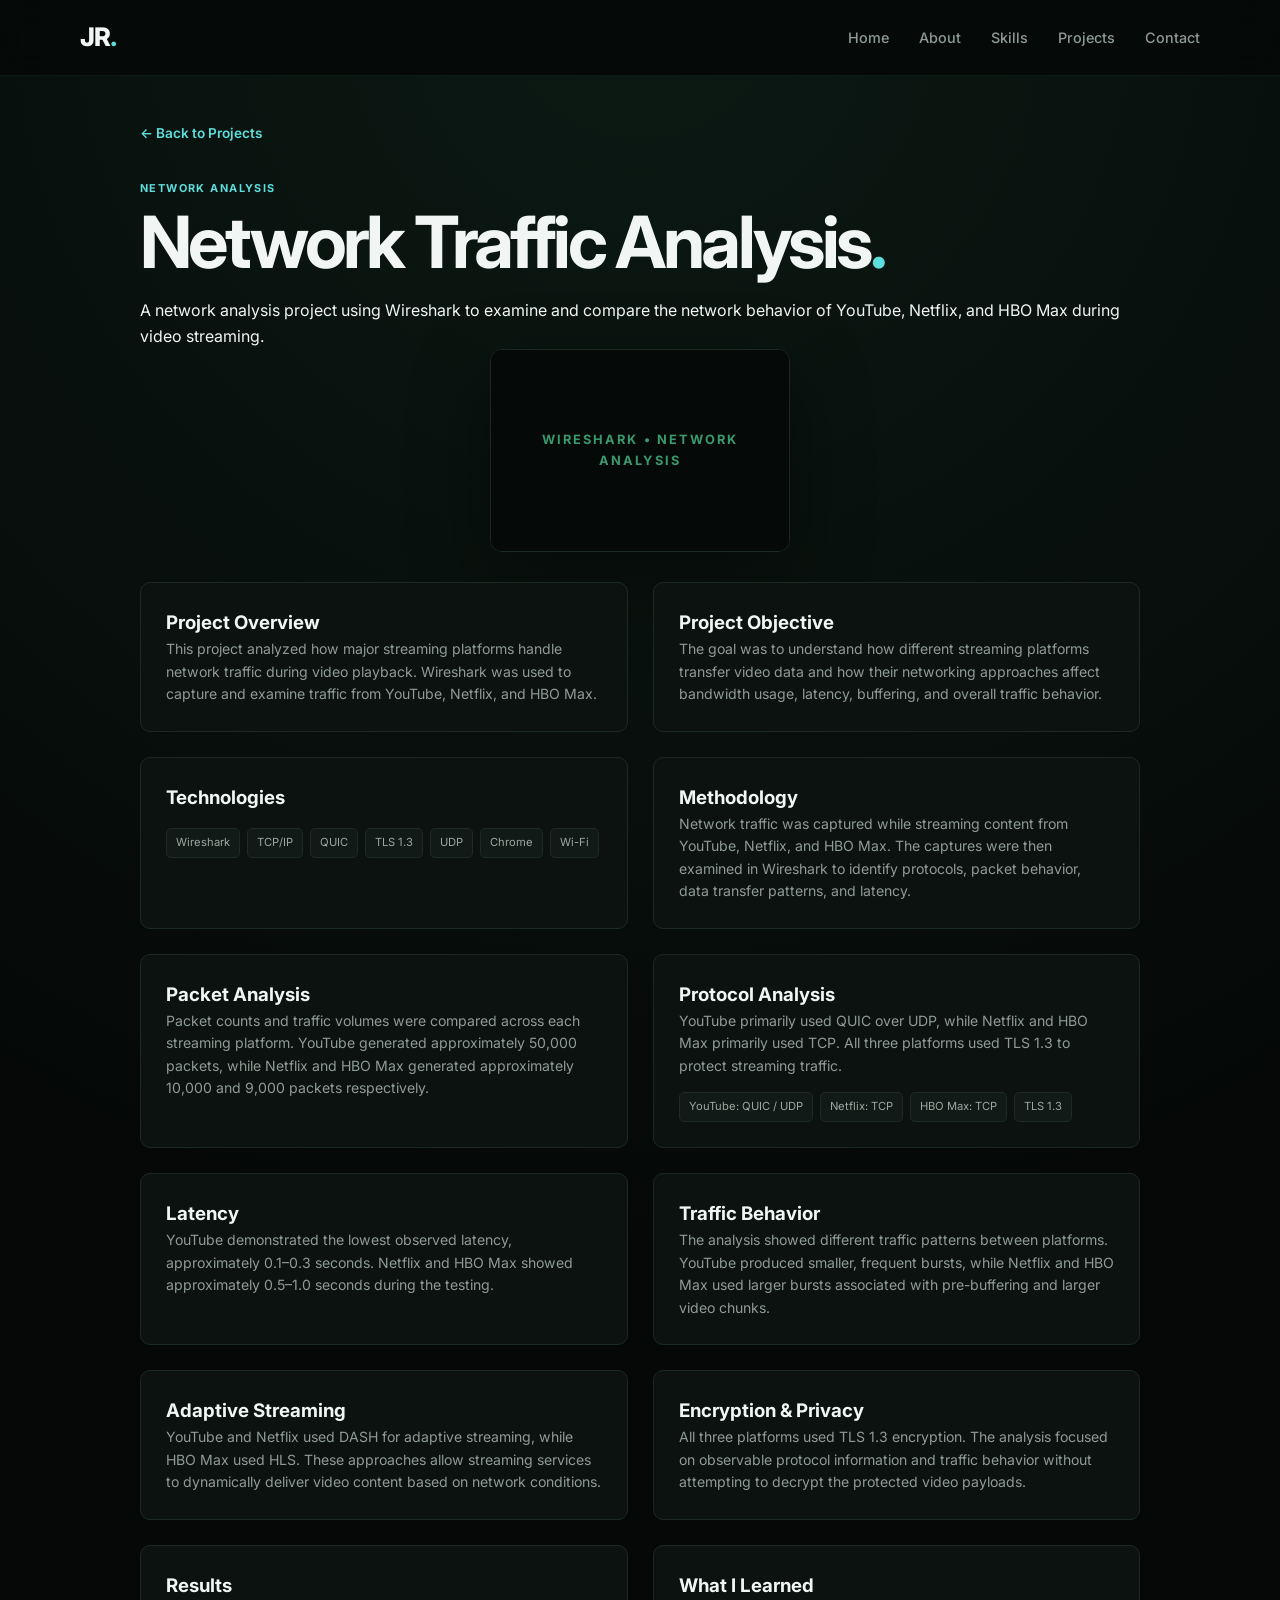
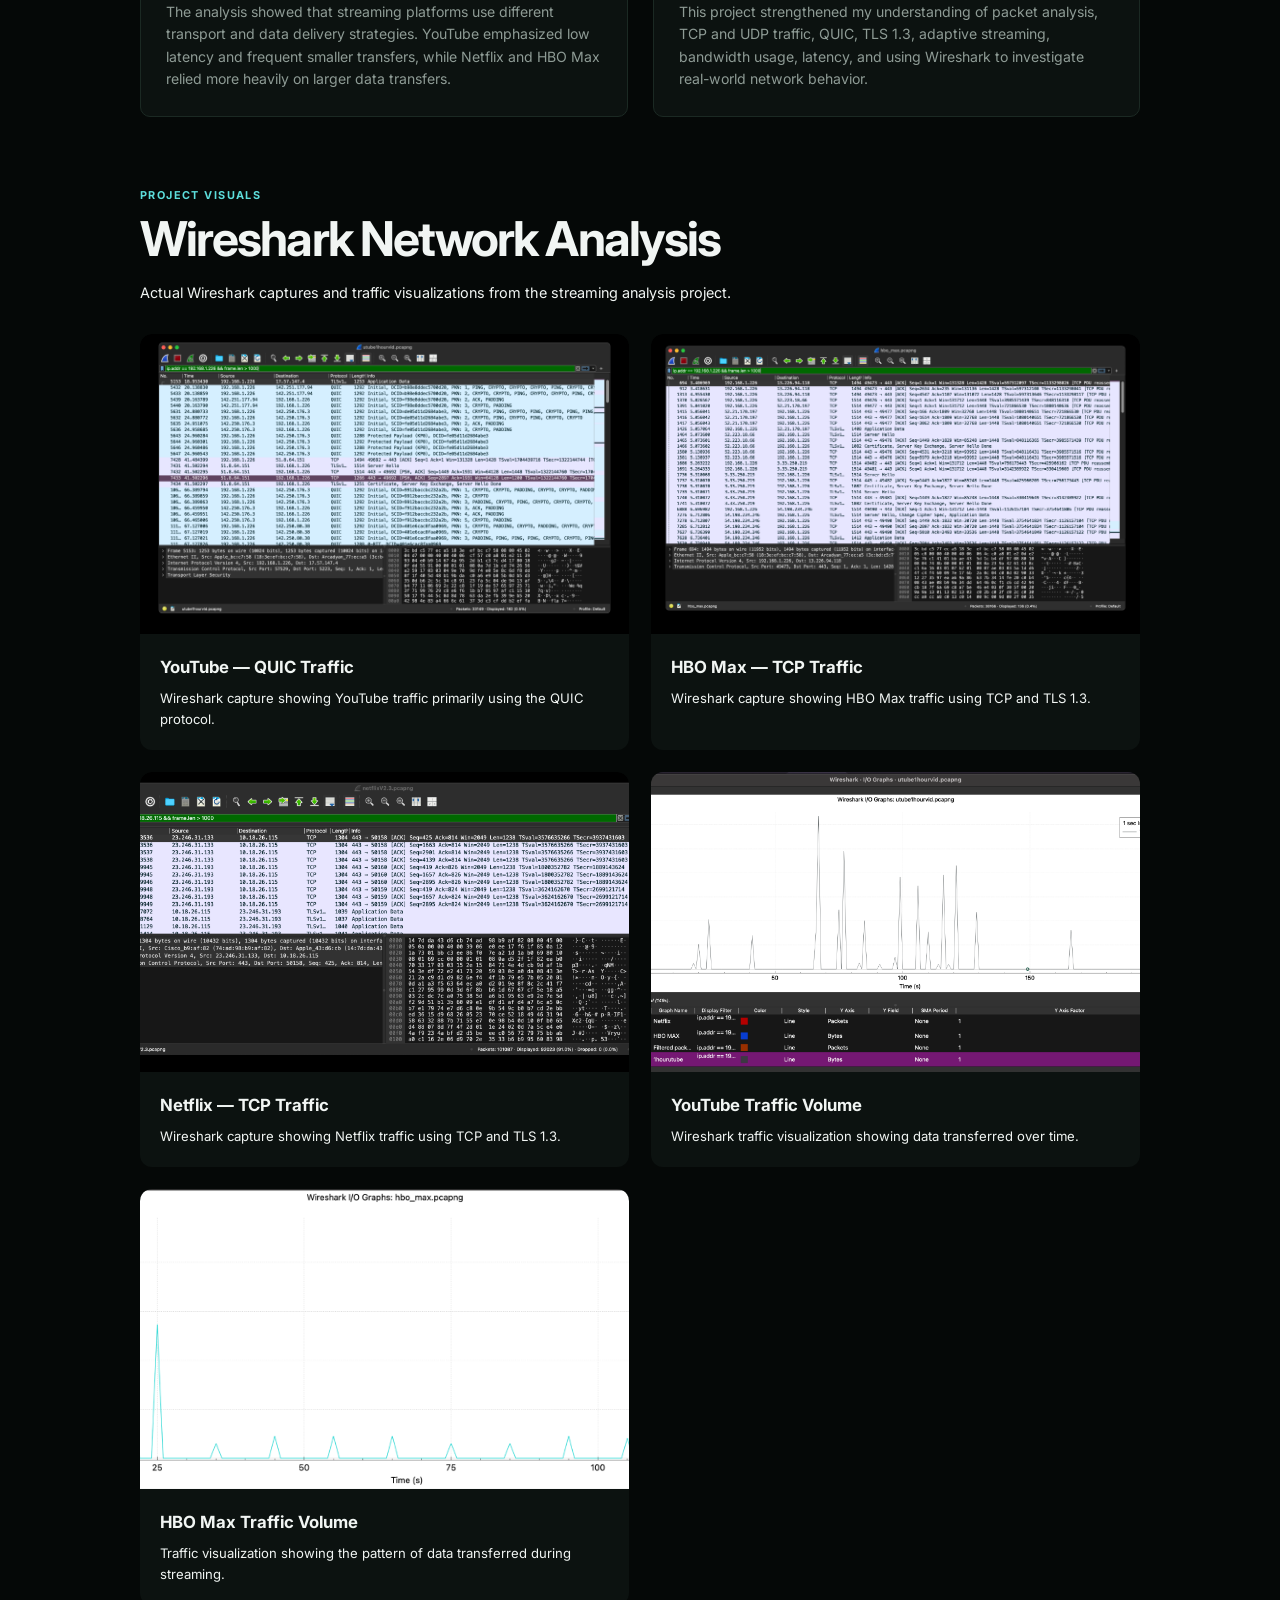
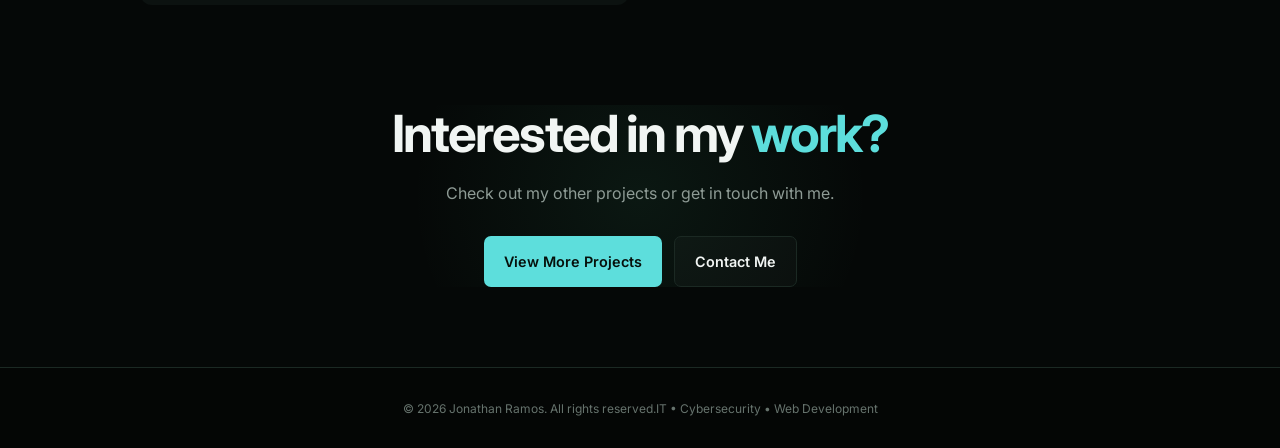
<file: projects/network-analysis.html>
<!DOCTYPE html>
<html lang="en">

<head>

    <meta charset="UTF-8">

    <meta name="viewport" content="width=device-width, initial-scale=1.0">

    <title>Network Analysis | Jonathan Ramos</title>

    <link rel="stylesheet" href="../css/style.css">

    <link
        href="https://fonts.googleapis.com/css2?family=Inter:wght@400;500;600;700;800&display=swap"
        rel="stylesheet"
    >

</head>


<body>


    <!-- NAVIGATION -->

    <header class="navbar">

        <div class="nav-container">

            <a href="../index.html" class="logo">
                JR<span>.</span>
            </a>

            <nav>

                <a href="../index.html">Home</a>

                <a href="../index.html#about">About</a>

                <a href="../index.html#skills">Skills</a>

                <a href="../index.html#projects">Projects</a>

                <a href="../index.html#contact">Contact</a>

            </nav>

        </div>

    </header>



    <!-- PROJECT -->

    <main class="project-page">

        <div class="project-page-container">


            <!-- BACK LINK -->

            <a href="../index.html#projects" class="back-link">
                ← Back to Projects
            </a>



            <!-- PROJECT HEADER -->

            <div class="project-page-header">

                <p class="project-category">
                    NETWORK ANALYSIS
                </p>

                <h1>
                    Network Traffic Analysis<span>.</span>
                </h1>

                <p class="project-page-description">

                    A network analysis project using Wireshark to examine
                    and compare the network behavior of YouTube, Netflix,
                    and HBO Max during video streaming.

                </p>

            </div>



            <!-- PROJECT INTRO -->

            <div class="project-video-container">

                <div
                    style="
                        padding: 80px 30px;
                        text-align: center;
                        background: #050908;
                    "
                >

                    <div class="project-placeholder">

                        WIRESHARK • NETWORK ANALYSIS

                    </div>

                </div>

            </div>



            <!-- PROJECT DETAILS -->

            <div class="project-details">


                <!-- OVERVIEW -->

                <div class="project-detail-card">

                    <h3>
                        Project Overview
                    </h3>

                    <p>

                        This project analyzed how major streaming platforms
                        handle network traffic during video playback.
                        Wireshark was used to capture and examine traffic
                        from YouTube, Netflix, and HBO Max.

                    </p>

                </div>



                <!-- OBJECTIVE -->

                <div class="project-detail-card">

                    <h3>
                        Project Objective
                    </h3>

                    <p>

                        The goal was to understand how different streaming
                        platforms transfer video data and how their
                        networking approaches affect bandwidth usage,
                        latency, buffering, and overall traffic behavior.

                    </p>

                </div>



                <!-- TECHNOLOGIES -->

                <div class="project-detail-card">

                    <h3>
                        Technologies
                    </h3>

                    <div class="tags">

                        <span>Wireshark</span>

                        <span>TCP/IP</span>

                        <span>QUIC</span>

                        <span>TLS 1.3</span>

                        <span>UDP</span>

                        <span>Chrome</span>

                        <span>Wi-Fi</span>

                    </div>

                </div>



                <!-- METHODOLOGY -->

                <div class="project-detail-card">

                    <h3>
                        Methodology
                    </h3>

                    <p>

                        Network traffic was captured while streaming
                        content from YouTube, Netflix, and HBO Max.
                        The captures were then examined in Wireshark
                        to identify protocols, packet behavior, data
                        transfer patterns, and latency.

                    </p>

                </div>



                <!-- PACKET ANALYSIS -->

                <div class="project-detail-card">

                    <h3>
                        Packet Analysis
                    </h3>

                    <p>

                        Packet counts and traffic volumes were compared
                        across each streaming platform. YouTube generated
                        approximately 50,000 packets, while Netflix and
                        HBO Max generated approximately 10,000 and 9,000
                        packets respectively.

                    </p>

                </div>



                <!-- PROTOCOLS -->

                <div class="project-detail-card">

                    <h3>
                        Protocol Analysis
                    </h3>

                    <p>

                        YouTube primarily used QUIC over UDP, while Netflix
                        and HBO Max primarily used TCP. All three platforms
                        used TLS 1.3 to protect streaming traffic.

                    </p>

                    <div class="tags">

                        <span>YouTube: QUIC / UDP</span>

                        <span>Netflix: TCP</span>

                        <span>HBO Max: TCP</span>

                        <span>TLS 1.3</span>

                    </div>

                </div>



                <!-- LATENCY -->

                <div class="project-detail-card">

                    <h3>
                        Latency
                    </h3>

                    <p>

                        YouTube demonstrated the lowest observed latency,
                        approximately 0.1–0.3 seconds. Netflix and HBO Max
                        showed approximately 0.5–1.0 seconds during the
                        testing.

                    </p>

                </div>



                <!-- TRAFFIC -->

                <div class="project-detail-card">

                    <h3>
                        Traffic Behavior
                    </h3>

                    <p>

                        The analysis showed different traffic patterns
                        between platforms. YouTube produced smaller,
                        frequent bursts, while Netflix and HBO Max used
                        larger bursts associated with pre-buffering and
                        larger video chunks.

                    </p>

                </div>



                <!-- STREAMING -->

                <div class="project-detail-card">

                    <h3>
                        Adaptive Streaming
                    </h3>

                    <p>

                        YouTube and Netflix used DASH for adaptive
                        streaming, while HBO Max used HLS. These approaches
                        allow streaming services to dynamically deliver
                        video content based on network conditions.

                    </p>

                </div>



                <!-- ENCRYPTION -->

                <div class="project-detail-card">

                    <h3>
                        Encryption & Privacy
                    </h3>

                    <p>

                        All three platforms used TLS 1.3 encryption.
                        The analysis focused on observable protocol
                        information and traffic behavior without
                        attempting to decrypt the protected video
                        payloads.

                    </p>

                </div>



                <!-- RESULTS -->

                <div class="project-detail-card">

                    <h3>
                        Results
                    </h3>

                    <p>

                        The analysis showed that streaming platforms use
                        different transport and data delivery strategies.
                        YouTube emphasized low latency and frequent
                        smaller transfers, while Netflix and HBO Max
                        relied more heavily on larger data transfers.

                    </p>

                </div>



                <!-- LESSONS -->

                <div class="project-detail-card">

                    <h3>
                        What I Learned
                    </h3>

                    <p>

                        This project strengthened my understanding of
                        packet analysis, TCP and UDP traffic, QUIC,
                        TLS 1.3, adaptive streaming, bandwidth usage,
                        latency, and using Wireshark to investigate
                        real-world network behavior.

                    </p>

                </div>


            </div>



            <!-- PROJECT VISUALS -->

<section class="project-gallery">

    <div class="project-gallery-heading">

        <p class="project-category">
            PROJECT VISUALS
        </p>

        <h2>
            Wireshark Network Analysis
        </h2>

        <p>
            Actual Wireshark captures and traffic visualizations
            from the streaming analysis project.
        </p>

    </div>


    <div class="gallery-grid">


        <!-- YOUTUBE WIRESHARK -->

        <div class="gallery-item">

            <img
                src="../project-images/youtube-wireshark.png"
                alt="YouTube Wireshark traffic capture"
                style="width: 100%; height: 300px; object-fit: cover; display: block;"
            >

            <div class="gallery-caption">

                <h3>
                    YouTube — QUIC Traffic
                </h3>

                <p>
                    Wireshark capture showing YouTube traffic
                    primarily using the QUIC protocol.
                </p>

            </div>

        </div>



        <!-- HBO MAX WIRESHARK -->

        <div class="gallery-item">

            <img
                src="../project-images/hbo-max-wireshark.png"
                alt="HBO Max Wireshark traffic capture"
                style="width: 100%; height: 300px; object-fit: cover; display: block;"
            >

            <div class="gallery-caption">

                <h3>
                    HBO Max — TCP Traffic
                </h3>

                <p>
                    Wireshark capture showing HBO Max traffic
                    using TCP and TLS 1.3.
                </p>

            </div>

        </div>



        <!-- NETFLIX WIRESHARK -->

        <div class="gallery-item">

            <img
                src="../project-images/netflix-wireshark.png"
                alt="Netflix Wireshark traffic capture"
                style="width: 100%; height: 300px; object-fit: cover; display: block;"
            >

            <div class="gallery-caption">

                <h3>
                    Netflix — TCP Traffic
                </h3>

                <p>
                    Wireshark capture showing Netflix traffic
                    using TCP and TLS 1.3.
                </p>

            </div>

        </div>



        <!-- YOUTUBE GRAPH -->

        <div class="gallery-item">

            <img
                src="../project-images/youtube-traffic-graph.png"
                alt="YouTube traffic volume graph"
                style="width: 100%; height: 300px; object-fit: cover; display: block;"
            >

            <div class="gallery-caption">

                <h3>
                    YouTube Traffic Volume
                </h3>

                <p>
                    Wireshark traffic visualization showing
                    data transferred over time.
                </p>

            </div>

        </div>



        <!-- HBO MAX GRAPH -->

        <div class="gallery-item">

            <img
                src="../project-images/hbo-max-traffic-graph.png"
                alt="HBO Max traffic volume graph"
                style="width: 100%; height: 300px; object-fit: cover; display: block;"
            >

            <div class="gallery-caption">

                <h3>
                    HBO Max Traffic Volume
                </h3>

                <p>
                    Traffic visualization showing the pattern
                    of data transferred during streaming.
                </p>

            </div>

        </div>


    </div>

</section>



            <!-- CALL TO ACTION -->

            <div class="contact" style="margin-top: 100px;">

                <h2>
                    Interested in my <span>work?</span>
                </h2>

                <p class="contact-description">

                    Check out my other projects or get in touch with me.

                </p>

                <div class="contact-buttons">

                    <a
                        href="../index.html#projects"
                        class="btn btn-primary"
                    >
                        View More Projects
                    </a>

                    <a
                        href="../index.html#contact"
                        class="btn btn-secondary"
                    >
                        Contact Me
                    </a>

                </div>

            </div>


        </div>

    </main>



    <!-- FOOTER -->

    <footer>

        <div class="footer-container">

            <p>
                © 2026 Jonathan Ramos. All rights reserved.
            </p>

            <p>
                IT • Cybersecurity • Web Development
            </p>

        </div>

    </footer>


</body>

</html>
</file>
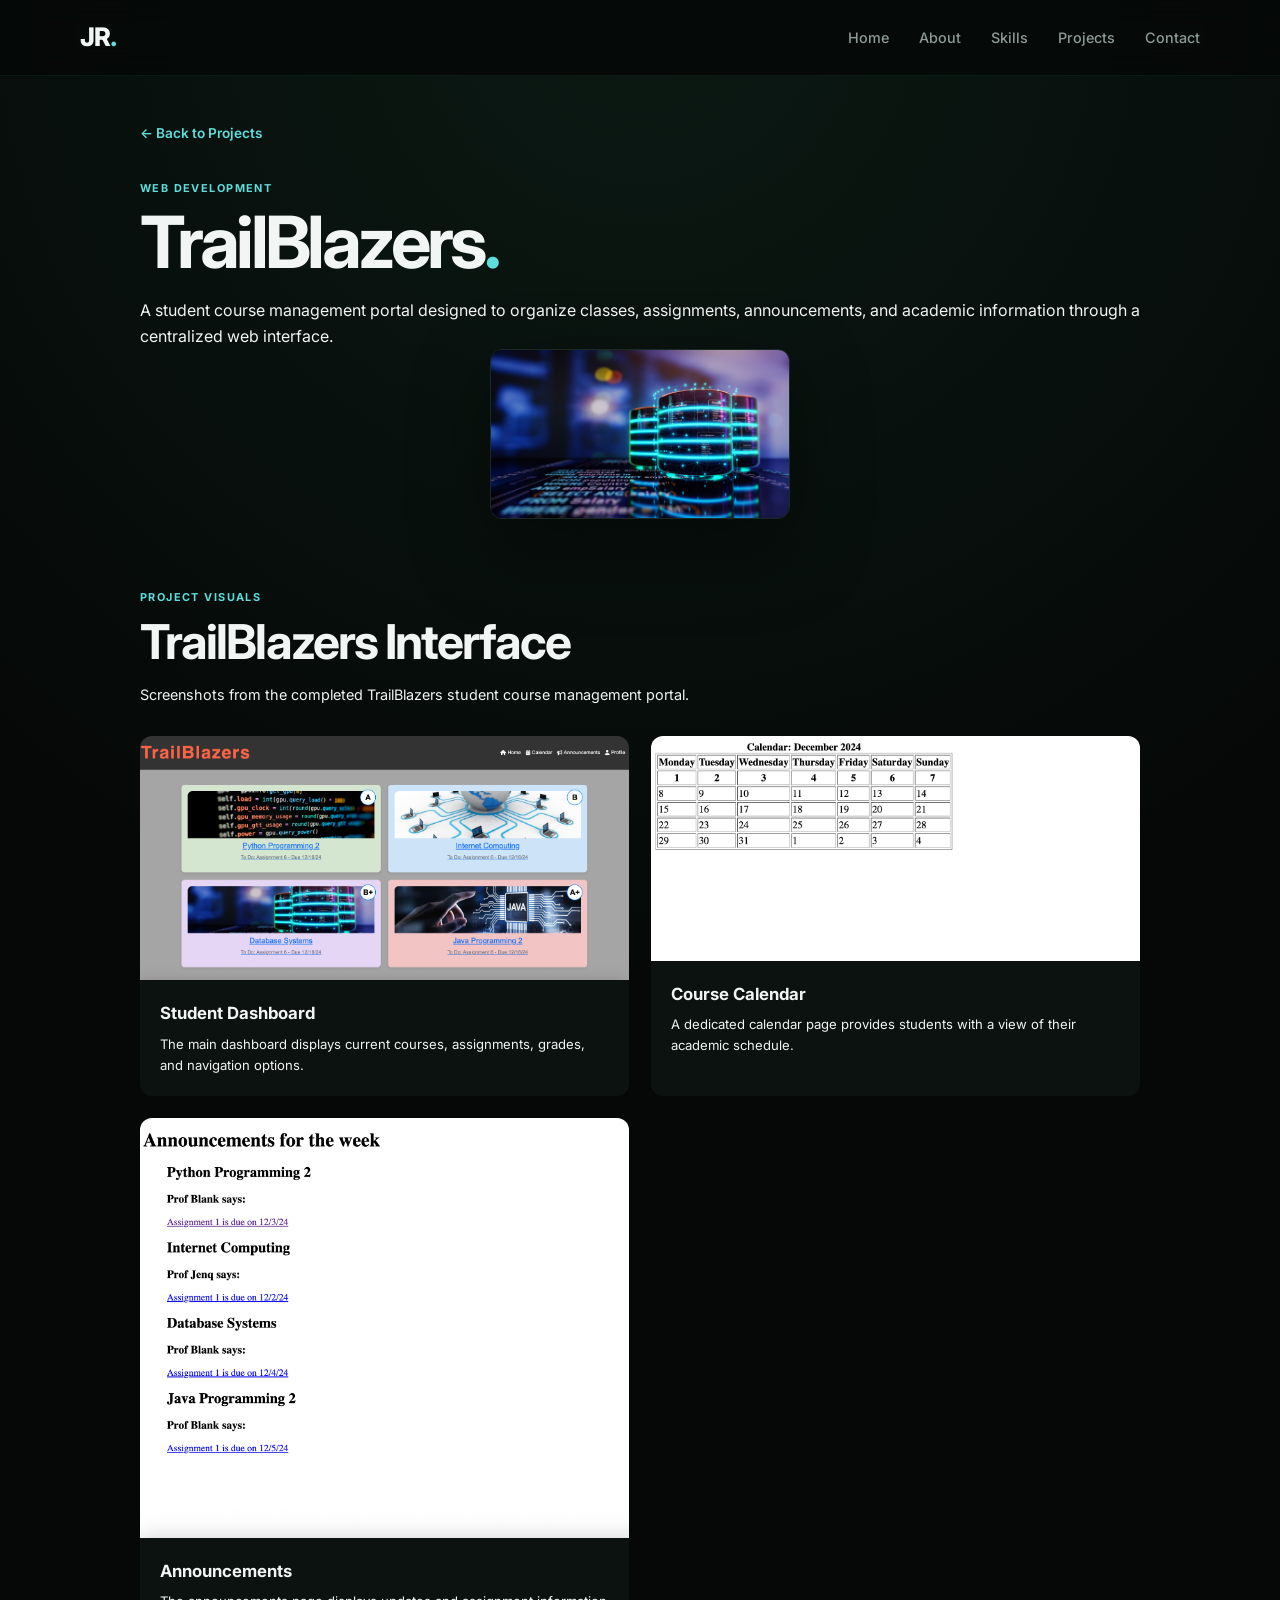
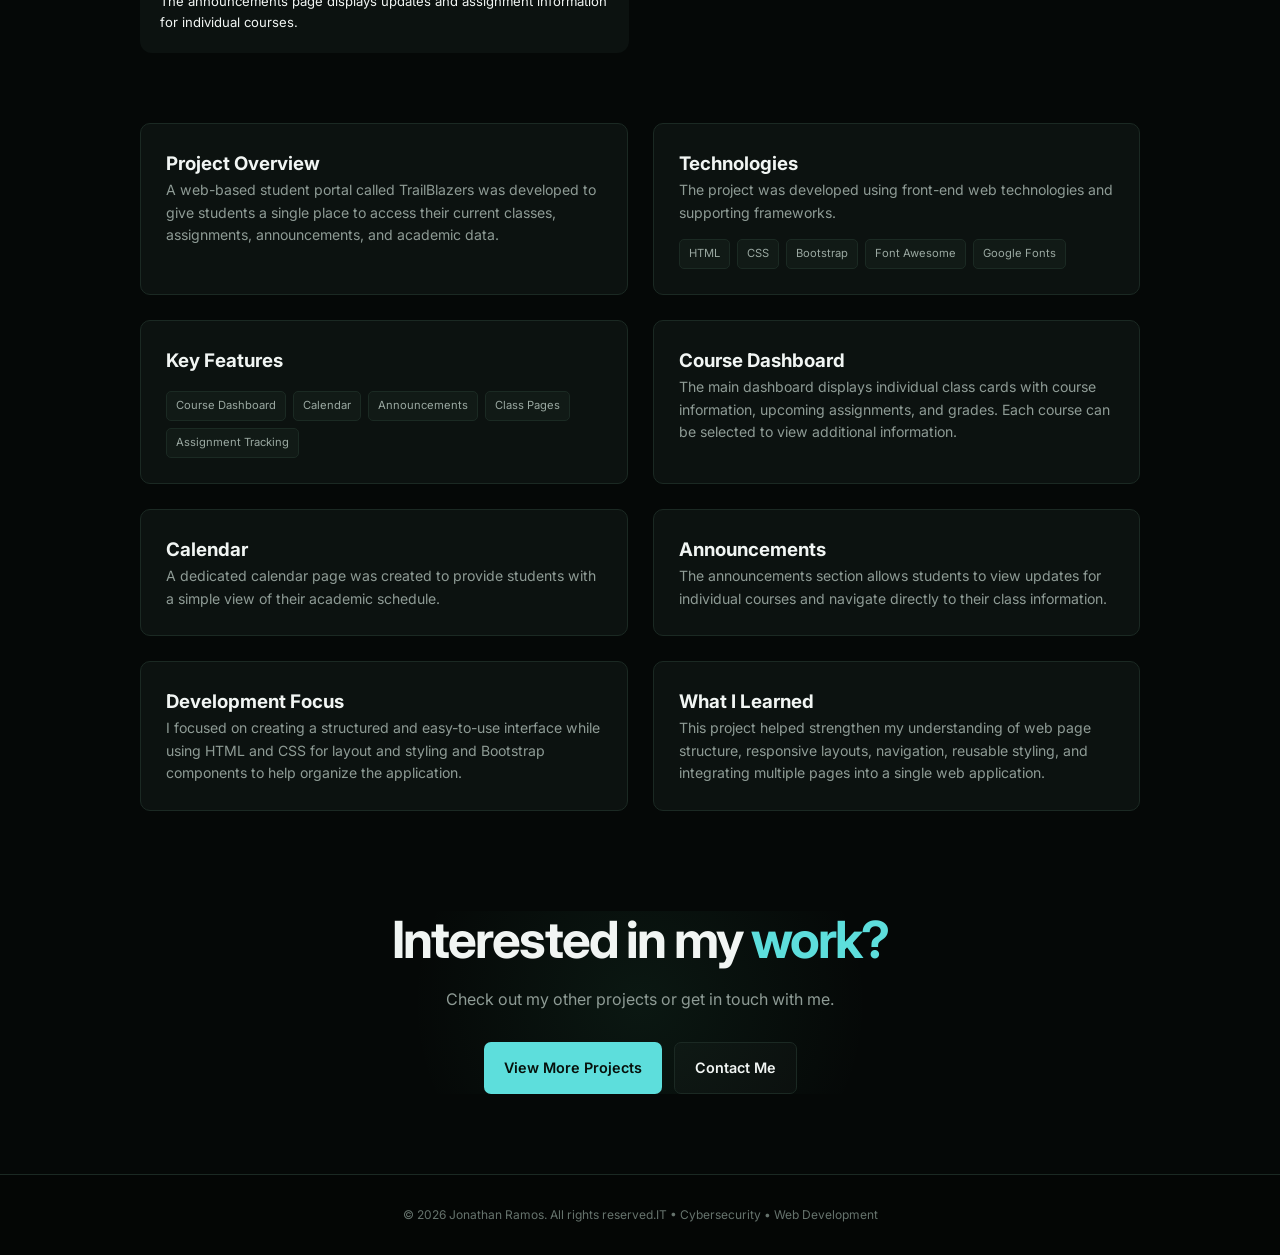
<file: projects/trailblazers.html>
<!DOCTYPE html>
<html lang="en">

<head>

    <meta charset="UTF-8">

    <meta name="viewport" content="width=device-width, initial-scale=1.0">

    <title>TrailBlazers | Jonathan Ramos</title>

    <link rel="stylesheet" href="../css/style.css">

    <link
        href="https://fonts.googleapis.com/css2?family=Inter:wght@400;500;600;700;800&display=swap"
        rel="stylesheet"
    >

</head>


<body>


    <!-- NAVIGATION -->

    <header class="navbar">

        <div class="nav-container">

            <a href="../index.html" class="logo">
                JR<span>.</span>
            </a>

            <nav>

                <a href="../index.html">Home</a>

                <a href="../index.html#about">About</a>

                <a href="../index.html#skills">Skills</a>

                <a href="../index.html#projects">Projects</a>

                <a href="../index.html#contact">Contact</a>

            </nav>

        </div>

    </header>



    <!-- PROJECT -->

    <main class="project-page">

        <div class="project-page-container">


            <!-- BACK LINK -->

            <a href="../index.html#projects" class="back-link">
                ← Back to Projects
            </a>



            <!-- PROJECT HEADER -->

            <div class="project-page-header">

                <p class="project-category">
                    WEB DEVELOPMENT
                </p>

                <h1>
                    TrailBlazers<span>.</span>
                </h1>

                <p class="project-page-description">

                    A student course management portal designed to organize
                    classes, assignments, announcements, and academic
                    information through a centralized web interface.

                </p>

            </div>



            <!-- PROJECT IMAGE -->

            <div class="project-video-container">

                <img
                    src="../project-images/data.jpg"
                    alt="TrailBlazers student course management portal"
                    style="width: 100%; height: auto; display: block;"
                >

            </div>

<!-- PROJECT VISUALS -->

<!-- PROJECT VISUALS -->

<section class="project-gallery">

    <div class="project-gallery-heading">

        <p class="project-category">
            PROJECT VISUALS
        </p>

        <h2>
            TrailBlazers Interface
        </h2>

        <p>
            Screenshots from the completed TrailBlazers student
            course management portal.
        </p>

    </div>


    <div class="gallery-grid">


        <!-- HOME -->

        <div class="gallery-item">

            <img
                src="../project-images/trailblazers-home.png"
                alt="TrailBlazers home page"
            >

            <div class="gallery-caption">

                <h3>
                    Student Dashboard
                </h3>

                <p>
                    The main dashboard displays current courses,
                    assignments, grades, and navigation options.
                </p>

            </div>

        </div>



        <!-- CALENDAR -->

        <div class="gallery-item">

            <img
                src="../project-images/trailblazers-calendar.png"
                alt="TrailBlazers calendar page"
            >

            <div class="gallery-caption">

                <h3>
                    Course Calendar
                </h3>

                <p>
                    A dedicated calendar page provides students
                    with a view of their academic schedule.
                </p>

            </div>

        </div>



        <!-- ANNOUNCEMENTS -->

        <div class="gallery-item">

            <img
                src="../project-images/trailblazers-announcements.png"
                alt="TrailBlazers announcements page"
            >

            <div class="gallery-caption">

                <h3>
                    Announcements
                </h3>

                <p>
                    The announcements page displays updates and
                    assignment information for individual courses.
                </p>

            </div>

        </div>


    </div>

</section>
            <!-- PROJECT DETAILS -->

            <div class="project-details">


                <!-- OVERVIEW -->

                <div class="project-detail-card">

                    <h3>
                        Project Overview
                    </h3>

                    <p>

                        A web-based student portal called TrailBlazers was developed to give students a 
                        single place to access their current classes, assignments, announcements, 
                        and academic data.


                    </p>

                </div>



                <!-- TECHNOLOGIES -->

                <div class="project-detail-card">

                    <h3>
                        Technologies
                    </h3>

                    <p>
                        The project was developed using front-end web
                        technologies and supporting frameworks.
                    </p>

                    <div class="tags">

                        <span>HTML</span>

                        <span>CSS</span>

                        <span>Bootstrap</span>

                        <span>Font Awesome</span>

                        <span>Google Fonts</span>

                    </div>

                </div>



                <!-- FEATURES -->

                <div class="project-detail-card">

                    <h3>
                        Key Features
                    </h3>

                    <div class="tags">

                        <span>Course Dashboard</span>

                        <span>Calendar</span>

                        <span>Announcements</span>

                        <span>Class Pages</span>

                        <span>Assignment Tracking</span>

                    </div>

                </div>



                <!-- COURSE DASHBOARD -->

                <div class="project-detail-card">

                    <h3>
                        Course Dashboard
                    </h3>

                    <p>

                        The main dashboard displays individual class cards
                        with course information, upcoming assignments,
                        and grades. Each course can be selected to view
                        additional information.

                    </p>

                </div>



                <!-- CALENDAR -->

                <div class="project-detail-card">

                    <h3>
                        Calendar
                    </h3>

                    <p>

                        A dedicated calendar page was created to provide
                        students with a simple view of their academic
                        schedule.

                    </p>

                </div>



                <!-- ANNOUNCEMENTS -->

                <div class="project-detail-card">

                    <h3>
                        Announcements

                    </h3>

                    <p>

                        The announcements section allows students to view
                        updates for individual courses and navigate directly
                        to their class information.

                    </p>

                </div>



                <!-- DEVELOPMENT -->

                <div class="project-detail-card">

                    <h3>
                        Development Focus
                    </h3>

                    <p>

                        I focused on creating a structured and easy-to-use
                        interface while using HTML and CSS for layout and
                        styling and Bootstrap components to help organize
                        the application.

                    </p>

                </div>



                <!-- LESSONS -->

                <div class="project-detail-card">

                    <h3>
                        What I Learned
                    </h3>

                    <p>

                        This project helped strengthen my understanding of
                        web page structure, responsive layouts, navigation,
                        reusable styling, and integrating multiple pages
                        into a single web application.

                    </p>

                </div>


            </div>



            <!-- CALL TO ACTION -->

            <div class="contact" style="margin-top: 100px;">

                <h2>
                    Interested in my <span>work?</span>
                </h2>

                <p class="contact-description">

                    Check out my other projects or get in touch with me.

                </p>

                <div class="contact-buttons">

                    <a
                        href="../index.html#projects"
                        class="btn btn-primary"
                    >
                        View More Projects
                    </a>

                    <a
                        href="../index.html#contact"
                        class="btn btn-secondary"
                    >
                        Contact Me
                    </a>

                </div>

            </div>


        </div>

    </main>



    <!-- FOOTER -->

    <footer>

        <div class="footer-container">

            <p>
                © 2026 Jonathan Ramos. All rights reserved.
            </p>

            <p>
                IT • Cybersecurity • Web Development
            </p>

        </div>

    </footer>


</body>

</html>
</file>
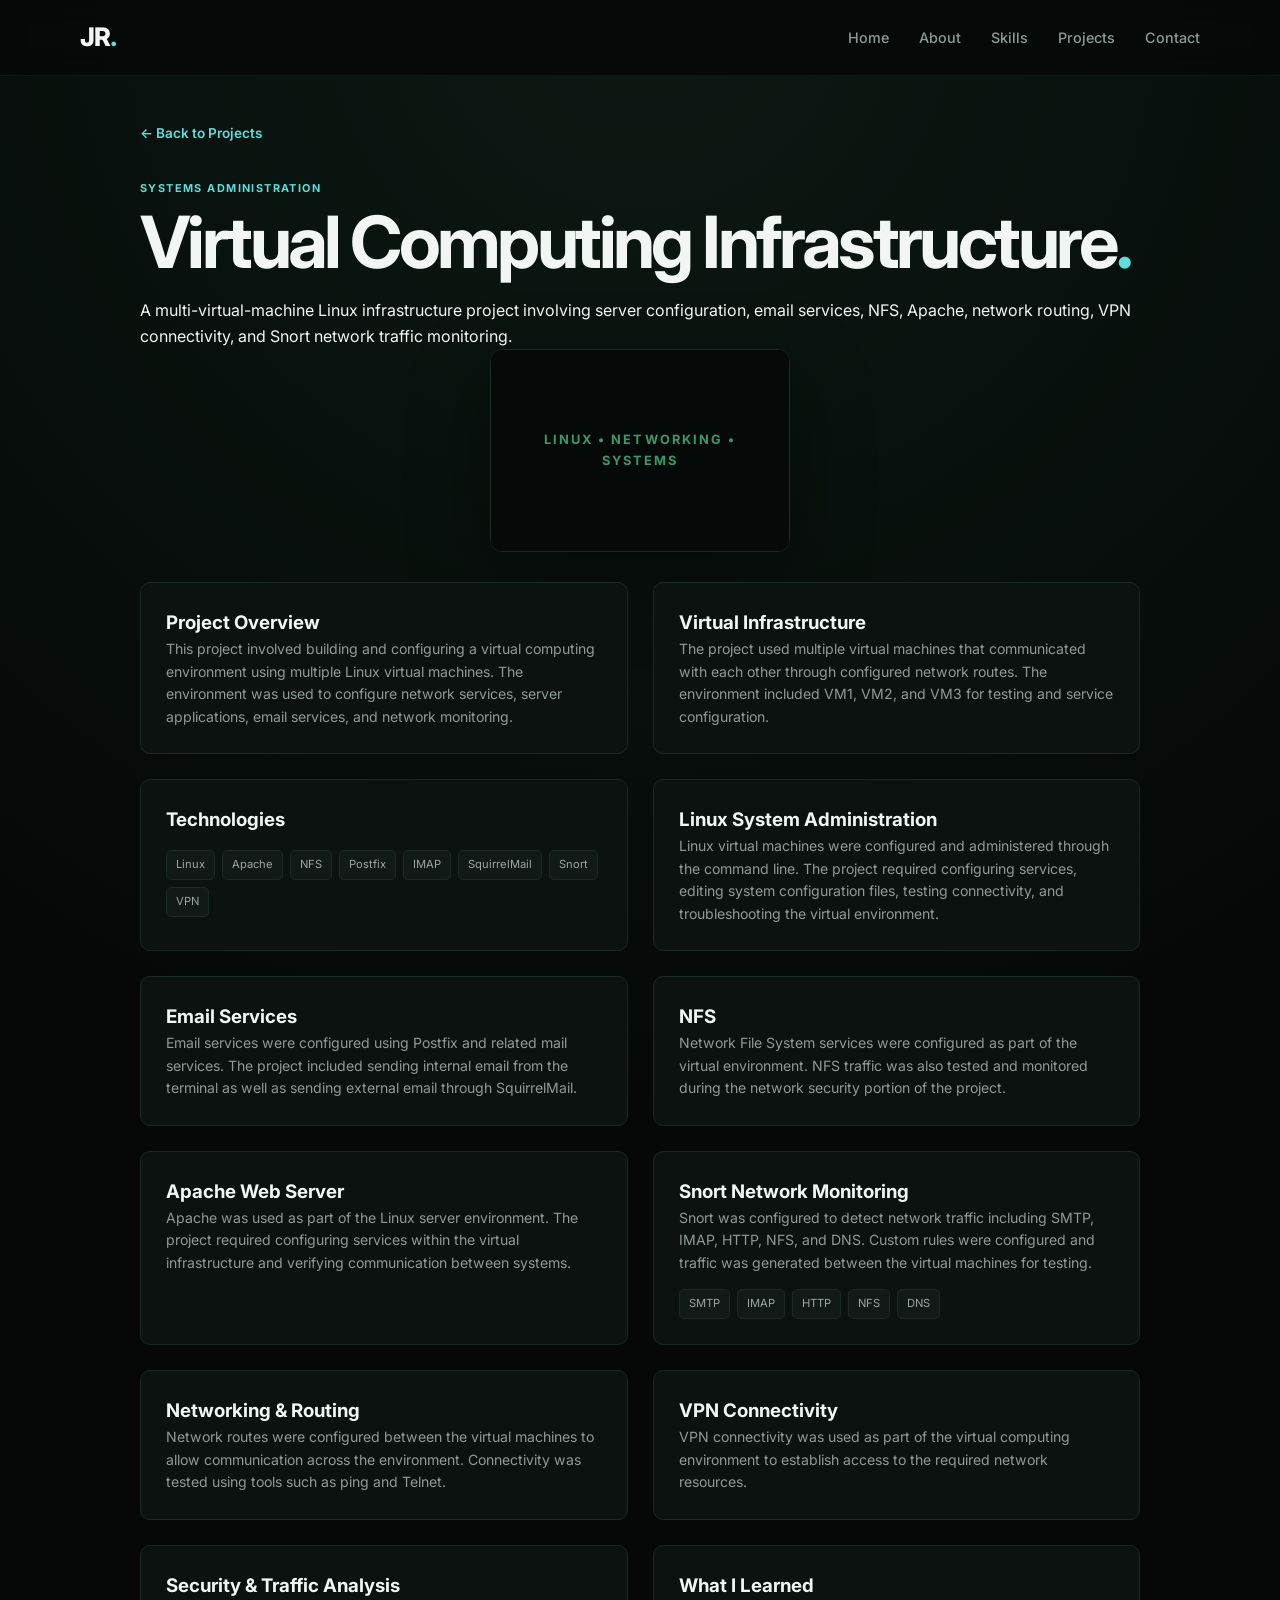
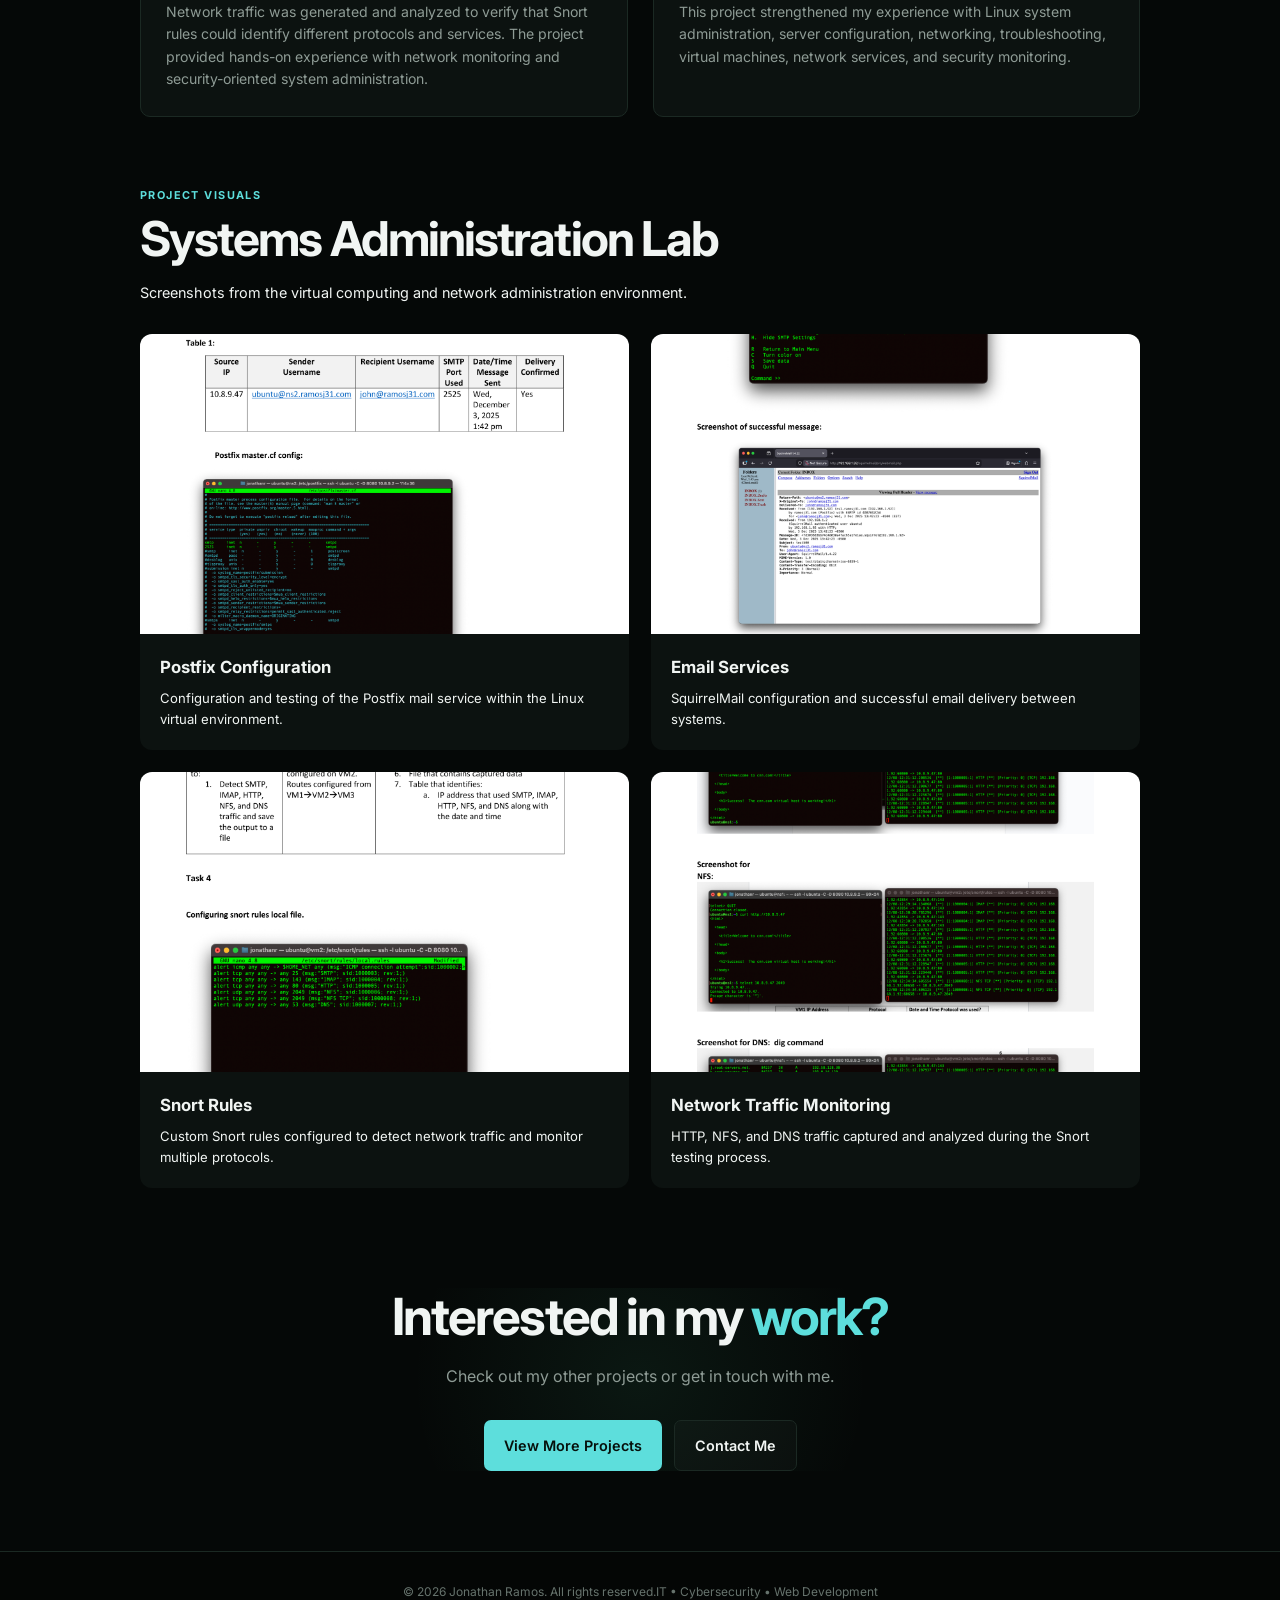
<file: projects/virtual-infrastructure.html>
<!DOCTYPE html>
<html lang="en">

<head>

    <meta charset="UTF-8">

    <meta name="viewport" content="width=device-width, initial-scale=1.0">

    <title>Virtual Computing Infrastructure | Jonathan Ramos</title>

    <link rel="stylesheet" href="../css/style.css">

    <link
        href="https://fonts.googleapis.com/css2?family=Inter:wght@400;500;600;700;800&display=swap"
        rel="stylesheet"
    >

</head>


<body>


    <!-- NAVIGATION -->

    <header class="navbar">

        <div class="nav-container">

            <a href="../index.html" class="logo">
                JR<span>.</span>
            </a>

            <nav>

                <a href="../index.html">Home</a>

                <a href="../index.html#about">About</a>

                <a href="../index.html#skills">Skills</a>

                <a href="../index.html#projects">Projects</a>

                <a href="../index.html#contact">Contact</a>

            </nav>

        </div>

    </header>



    <!-- PROJECT -->

    <main class="project-page">

        <div class="project-page-container">


            <!-- BACK LINK -->

            <a href="../index.html#projects" class="back-link">
                ← Back to Projects
            </a>



            <!-- PROJECT HEADER -->

            <div class="project-page-header">

                <p class="project-category">
                    SYSTEMS ADMINISTRATION
                </p>

                <h1>
                    Virtual Computing Infrastructure<span>.</span>
                </h1>

                <p class="project-page-description">

                    A multi-virtual-machine Linux infrastructure project
                    involving server configuration, email services, NFS,
                    Apache, network routing, VPN connectivity, and Snort
                    network traffic monitoring.

                </p>

            </div>



            <!-- PROJECT INTRO -->

            <div class="project-video-container">

                <div
                    style="
                        padding: 80px 30px;
                        text-align: center;
                        background: #050908;
                    "
                >

                    <div class="project-placeholder">

                        LINUX • NETWORKING • SYSTEMS

                    </div>

                </div>

            </div>



            <!-- PROJECT DETAILS -->

            <div class="project-details">


                <!-- OVERVIEW -->

                <div class="project-detail-card">

                    <h3>
                        Project Overview
                    </h3>

                    <p>

                        This project involved building and configuring a
                        virtual computing environment using multiple Linux
                        virtual machines. The environment was used to
                        configure network services, server applications,
                        email services, and network monitoring.

                    </p>

                </div>



                <!-- INFRASTRUCTURE -->

                <div class="project-detail-card">

                    <h3>
                        Virtual Infrastructure
                    </h3>

                    <p>

                        The project used multiple virtual machines that
                        communicated with each other through configured
                        network routes. The environment included VM1,
                        VM2, and VM3 for testing and service configuration.

                    </p>

                </div>



                <!-- TECHNOLOGIES -->

                <div class="project-detail-card">

                    <h3>
                        Technologies
                    </h3>

                    <div class="tags">

                        <span>Linux</span>

                        <span>Apache</span>

                        <span>NFS</span>

                        <span>Postfix</span>

                        <span>IMAP</span>

                        <span>SquirrelMail</span>

                        <span>Snort</span>

                        <span>VPN</span>

                    </div>

                </div>



                <!-- LINUX -->

                <div class="project-detail-card">

                    <h3>
                        Linux System Administration
                    </h3>

                    <p>

                        Linux virtual machines were configured and
                        administered through the command line. The project
                        required configuring services, editing system
                        configuration files, testing connectivity, and
                        troubleshooting the virtual environment.

                    </p>

                </div>



                <!-- EMAIL -->

                <div class="project-detail-card">

                    <h3>
                        Email Services
                    </h3>

                    <p>

                        Email services were configured using Postfix and
                        related mail services. The project included sending
                        internal email from the terminal as well as sending
                        external email through SquirrelMail.

                    </p>

                </div>



                <!-- NFS -->

                <div class="project-detail-card">

                    <h3>
                        NFS
                    </h3>

                    <p>

                        Network File System services were configured as
                        part of the virtual environment. NFS traffic was
                        also tested and monitored during the network
                        security portion of the project.

                    </p>

                </div>



                <!-- APACHE -->

                <div class="project-detail-card">

                    <h3>
                        Apache Web Server
                    </h3>

                    <p>

                        Apache was used as part of the Linux server
                        environment. The project required configuring
                        services within the virtual infrastructure and
                        verifying communication between systems.

                    </p>

                </div>



                <!-- SNORT -->

                <div class="project-detail-card">

                    <h3>
                        Snort Network Monitoring
                    </h3>

                    <p>

                        Snort was configured to detect network traffic
                        including SMTP, IMAP, HTTP, NFS, and DNS. Custom
                        rules were configured and traffic was generated
                        between the virtual machines for testing.

                    </p>

                    <div class="tags">

                        <span>SMTP</span>

                        <span>IMAP</span>

                        <span>HTTP</span>

                        <span>NFS</span>

                        <span>DNS</span>

                    </div>

                </div>



                <!-- NETWORKING -->

                <div class="project-detail-card">

                    <h3>
                        Networking & Routing
                    </h3>

                    <p>

                        Network routes were configured between the virtual
                        machines to allow communication across the
                        environment. Connectivity was tested using tools
                        such as ping and Telnet.

                    </p>

                </div>



                <!-- VPN -->

                <div class="project-detail-card">

                    <h3>
                        VPN Connectivity
                    </h3>

                    <p>

                        VPN connectivity was used as part of the virtual
                        computing environment to establish access to the
                        required network resources.

                    </p>

                </div>



                <!-- SECURITY -->

                <div class="project-detail-card">

                    <h3>
                        Security & Traffic Analysis
                    </h3>

                    <p>

                        Network traffic was generated and analyzed to
                        verify that Snort rules could identify different
                        protocols and services. The project provided
                        hands-on experience with network monitoring and
                        security-oriented system administration.

                    </p>

                </div>



                <!-- WHAT I LEARNED -->

                <div class="project-detail-card">

                    <h3>
                        What I Learned
                    </h3>

                    <p>

                        This project strengthened my experience with Linux
                        system administration, server configuration,
                        networking, troubleshooting, virtual machines,
                        network services, and security monitoring.

                    </p>

                </div>


            </div>



            <!-- PROJECT VISUALS -->

<section class="project-gallery">

    <div class="project-gallery-heading">

        <p class="project-category">
            PROJECT VISUALS
        </p>

        <h2>
            Systems Administration Lab
        </h2>

        <p>
            Screenshots from the virtual computing and network
            administration environment.
        </p>

    </div>


    <div class="gallery-grid">


        <!-- POSTFIX -->

        <div class="gallery-item">

            <img
                src="../project-images/postfix.png"
                alt="Postfix configuration"
                style="width: 100%; height: 300px; object-fit: cover; display: block;"
            >

            <div class="gallery-caption">

                <h3>
                    Postfix Configuration
                </h3>

                <p>
                    Configuration and testing of the Postfix mail
                    service within the Linux virtual environment.
                </p>

            </div>

        </div>



        <!-- EMAIL -->

        <div class="gallery-item">

            <img
                src="../project-images/email.png"
                alt="SquirrelMail and successful email"
                style="width: 100%; height: 300px; object-fit: cover; display: block;"
            >

            <div class="gallery-caption">

                <h3>
                    Email Services
                </h3>

                <p>
                    SquirrelMail configuration and successful email
                    delivery between systems.
                </p>

            </div>

        </div>



        <!-- SNORT -->

        <div class="gallery-item">

            <img
                src="../project-images/snort-rules.png"
                alt="Snort network monitoring rules"
                style="width: 100%; height: 300px; object-fit: cover; display: block;"
            >

            <div class="gallery-caption">

                <h3>
                    Snort Rules
                </h3>

                <p>
                    Custom Snort rules configured to detect network
                    traffic and monitor multiple protocols.
                </p>

            </div>

        </div>



        <!-- NETWORK MONITORING -->

        <div class="gallery-item">

            <img
                src="../project-images/network-monitoring.png"
                alt="Network traffic monitoring"
                style="width: 100%; height: 300px; object-fit: cover; display: block;"
            >

            <div class="gallery-caption">

                <h3>
                    Network Traffic Monitoring
                </h3>

                <p>
                    HTTP, NFS, and DNS traffic captured and analyzed
                    during the Snort testing process.
                </p>

            </div>

        </div>


    </div>

</section>


            <!-- CALL TO ACTION -->

            <div class="contact" style="margin-top: 100px;">

                <h2>
                    Interested in my <span>work?</span>
                </h2>

                <p class="contact-description">

                    Check out my other projects or get in touch with me.

                </p>

                <div class="contact-buttons">

                    <a
                        href="../index.html#projects"
                        class="btn btn-primary"
                    >
                        View More Projects
                    </a>

                    <a
                        href="../index.html#contact"
                        class="btn btn-secondary"
                    >
                        Contact Me
                    </a>

                </div>

            </div>


        </div>

    </main>



    <!-- FOOTER -->

    <footer>

        <div class="footer-container">

            <p>
                © 2026 Jonathan Ramos. All rights reserved.
            </p>

            <p>
                IT • Cybersecurity • Web Development
            </p>

        </div>

    </footer>


</body>

</html>
</file>
<file: css/style.css>
/* =========================
   RESET
========================= */

* {
    margin: 0;
    padding: 0;
    box-sizing: border-box;
}

html {
    scroll-behavior: smooth;
}

body {
    font-family: "Inter", sans-serif;
    background: #050807;
    color: #f1f5f3;
    line-height: 1.6;
}

a {
    color: inherit;
    text-decoration: none;
}

img,
video {
    max-width: 100%;
}


/* =========================
   COLORS
========================= */

:root {
    --background: #050807;
    --background-light: #0a0f0d;
    --card: #0c1210;
    --card-light: #111916;
    --border: #1b2923;
    --green: #5ddedc;
    --green-dark: #5ddedc;
    --text: #f1f5f3;
    --text-muted: #8e9b95;
}


/* =========================
   NAVIGATION
========================= */

.navbar {
    position: fixed;
    top: 0;
    left: 0;
    width: 100%;
    z-index: 1000;

    background: rgba(5, 8, 7, 0.88);
    backdrop-filter: blur(14px);

    border-bottom: 1px solid rgba(88, 230, 165, 0.08);
}

.nav-container {
    width: min(1120px, 90%);
    margin: 0 auto;

    height: 75px;

    display: flex;
    align-items: center;
    justify-content: space-between;
}

.logo {
    font-size: 1.6rem;
    font-weight: 800;
    letter-spacing: -0.04em;
}

.logo span {
    color: var(--green);
}

nav {
    display: flex;
    gap: 30px;
}

nav a {
    color: var(--text-muted);
    font-size: 0.9rem;
    font-weight: 500;

    transition: color 0.2s ease;
}

nav a:hover {
    color: var(--green);
}


/* =========================
   HERO
========================= */

.hero {
    min-height: 100vh;

    display: flex;
    align-items: center;

    padding-top: 75px;

    background:
        radial-gradient(
            circle at 75% 30%,
            rgba(88, 230, 165, 0.10),
            transparent 32%
        );
}

.hero-container {
    width: min(1120px, 90%);

    margin: 0 auto;

    display: grid;
    grid-template-columns: 1.1fr 0.9fr;
    gap: 80px;

    align-items: center;
}

.hero-text {
    max-width: 680px;
}

.eyebrow {
    margin-bottom: 22px;

    color: var(--green);

    font-size: 0.75rem;
    font-weight: 700;

    letter-spacing: 0.16em;
}

.hero h1 {
    font-size: clamp(2.7rem, 6vw, 5rem);
    line-height: 1.05;

    letter-spacing: -0.05em;

    margin-bottom: 25px;
}

.hero h1 span {
    color: var(--green);
}

.hero h2 {
    font-size: clamp(1.5rem, 3vw, 2.3rem);
    line-height: 1.25;

    font-weight: 600;

    margin-bottom: 25px;
}

.hero-description {
    max-width: 600px;

    color: var(--text-muted);

    font-size: 1rem;

    margin-bottom: 35px;
}


/* =========================
   BUTTONS
========================= */

.hero-buttons,
.contact-buttons {
    display: flex;
    flex-wrap: wrap;
    gap: 12px;
}

.btn {
    display: inline-flex;
    align-items: center;
    justify-content: center;

    padding: 13px 20px;

    border-radius: 7px;

    font-size: 0.9rem;
    font-weight: 600;

    transition:
        transform 0.2s ease,
        background 0.2s ease,
        border-color 0.2s ease;
}

.btn:hover {
    transform: translateY(-2px);
}

.btn-primary {
    background: var(--green);
    color: #06100b;
}

.btn-primary:hover {
    background: #5ddedc;
}

.btn-secondary {
    border: 1px solid var(--border);
    background: rgba(255, 255, 255, 0.02);
    color: var(--text);
}

.btn-secondary:hover {
    border-color: rgba(88, 230, 165, 0.4);
}


/* =========================
   TERMINAL
========================= */

.hero-visual {
    display: flex;
    justify-content: flex-end;
}

.terminal {
    width: 100%;
    max-width: 480px;

    background: #080d0b;

    border: 1px solid #1a2922;
    border-radius: 12px;

    overflow: hidden;

    box-shadow:
        0 25px 70px rgba(0, 0, 0, 0.45),
        0 0 40px rgba(88, 230, 165, 0.05);
}

.terminal-header {
    height: 42px;

    display: flex;
    align-items: center;

    padding: 0 15px;

    background: #0d1411;

    border-bottom: 1px solid #18231e;
}

.terminal-header p {
    margin-left: 14px;

    color: #7f8b85;

    font-size: 0.75rem;
}

.terminal-buttons {
    display: flex;
    gap: 6px;
}

.terminal-buttons span {
    width: 9px;
    height: 9px;

    border-radius: 50%;

    background: #43504a;
}

.terminal-body {
    padding: 24px;

    min-height: 270px;

    font-family: monospace;
    font-size: 0.85rem;
}

.terminal-body p {
    margin-bottom: 8px;
}

.terminal-green {
    color: var(--green);
}

.terminal-output {
    color: #b6c2bc;

    margin-left: 16px;
}

.terminal-success {
    color: var(--green);
}

.cursor {
    display: inline-block;

    width: 7px;
    height: 15px;

    margin-top: 8px;

    background: var(--green);

    animation: blink 1s infinite;
}

@keyframes blink {
    50% {
        opacity: 0;
    }
}


/* =========================
   GENERAL SECTIONS
========================= */

.section {
    padding: 120px 0;
}

.section-container {
    width: min(1120px, 90%);
    margin: 0 auto;
}

.section-heading {
    margin-bottom: 60px;
}

.section-label {
    color: var(--green);

    font-size: 0.72rem;
    font-weight: 700;

    letter-spacing: 0.15em;

    margin-bottom: 15px;
}

.section-heading h2,
.contact h2 {
    font-size: clamp(2rem, 4vw, 3.4rem);

    line-height: 1.1;

    letter-spacing: -0.04em;
}

.section-heading h2 span,
.contact h2 span {
    color: var(--green);
}


/* =========================
   ABOUT
========================= */

.about {
    background: #070b09;
}

.about-content {
    display: grid;
    grid-template-columns: 1.2fr 0.8fr;
    gap: 80px;

    align-items: start;
}

.about-text {
    color: var(--text-muted);

    max-width: 650px;
}

.about-text p {
    margin-bottom: 20px;
}

.about-stats {
    display: grid;
    grid-template-columns: repeat(3, 1fr);

    border: 1px solid var(--border);
    border-radius: 10px;

    overflow: hidden;
}

.stat {
    padding: 25px 15px;

    text-align: center;

    background: #0a100d;
}

.stat + .stat {
    border-left: 1px solid var(--border);
}

.stat h3 {
    color: var(--green);

    font-size: 1.8rem;

    margin-bottom: 5px;
}

.stat p {
    color: var(--text-muted);

    font-size: 0.72rem;
}


/* =========================
   SKILLS
========================= */

.skills-grid {
    display: grid;
    grid-template-columns: repeat(2, 1fr);
    gap: 18px;
}

.skill-card {
    padding: 30px;

    background: var(--card);

    border: 1px solid var(--border);
    border-radius: 10px;

    transition:
        transform 0.2s ease,
        border-color 0.2s ease;
}

.skill-card:hover {
    transform: translateY(-4px);
    border-color: rgba(88, 230, 165, 0.3);
}

.skill-icon {
    width: 48px;
    height: 48px;

    display: flex;
    align-items: center;
    justify-content: center;

    margin-bottom: 20px;

    border: 1px solid rgba(88, 230, 165, 0.25);
    border-radius: 8px;

    color: var(--green);

    font-family: monospace;
    font-weight: 700;
}

.skill-card h3 {
    font-size: 1.2rem;

    margin-bottom: 10px;
}

.skill-card p {
    color: var(--text-muted);

    font-size: 0.9rem;

    margin-bottom: 20px;
}


/* =========================
   TAGS
========================= */

.tags {
    display: flex;
    flex-wrap: wrap;
    gap: 7px;
}

.tags span {
    padding: 5px 9px;

    background: #111a16;

    border: 1px solid #1b2a23;
    border-radius: 5px;

    color: #9aa8a1;

    font-size: 0.7rem;
}


/* =========================
   PROJECTS
========================= */

.projects {
    background: #070b09;
}

.projects-heading {
    display: flex;

    justify-content: space-between;
    align-items: flex-end;

    gap: 40px;
}

.section-intro {
    max-width: 400px;

    color: var(--text-muted);

    font-size: 0.9rem;
}

.projects-grid {
    display: grid;

    grid-template-columns: repeat(2, 1fr);

    gap: 20px;
}

.project-card {
    background: var(--card);

    border: 1px solid var(--border);
    border-radius: 10px;

    overflow: hidden;

    transition:
        transform 0.2s ease,
        border-color 0.2s ease;
}

.project-card:hover {
    transform: translateY(-5px);

    border-color: rgba(88, 230, 165, 0.3);
}

.project-image {
    height: 220px;

    display: flex;
    align-items: center;
    justify-content: center;

    overflow: hidden;

    background:
        linear-gradient(
            135deg,
            #0d1914,
            #08100c
        );
}

.project-placeholder {
    color: rgba(88, 230, 165, 0.65);

    font-size: 0.8rem;
    font-weight: 700;

    letter-spacing: 0.16em;
}


/* =========================
   FUTGO VIDEO ON HOMEPAGE
========================= */

.project-futgo {
    position: relative;

    background: #020504;
}

.project-futgo video {
    width: 100%;
    height: 100%;

    display: block;

    object-fit: cover;
}


/* =========================
   PROJECT CONTENT
========================= */

.project-content {
    padding: 25px;
}

.project-category {
    color: var(--green);

    font-size: 0.68rem;
    font-weight: 700;

    letter-spacing: 0.13em;

    margin-bottom: 9px;
}

.project-content h3 {
    font-size: 1.4rem;

    margin-bottom: 10px;
}

.project-content > p:not(.project-category) {
    color: var(--text-muted);

    font-size: 0.88rem;

    margin-bottom: 18px;
}

.project-link {
    display: inline-block;

    margin-top: 20px;

    color: var(--green);

    font-size: 0.82rem;
    font-weight: 600;
}

.project-link:hover {
    color: #5ddedc;
}


/* =========================
   CONTACT
========================= */

.contact {
    text-align: center;

    background:
        radial-gradient(
            circle at center,
            rgba(88, 230, 165, 0.07),
            transparent 45%
        );
}

.contact h2 {
    max-width: 750px;

    margin: 0 auto 20px;
}

.contact-description {
    max-width: 600px;

    margin: 0 auto 30px;

    color: var(--text-muted);
}

.contact-buttons {
    justify-content: center;
}


/* =========================
   FOOTER
========================= */

footer {
    border-top: 1px solid var(--border);

    background: #040605;
}

.footer-container {
    width: min(1120px, 90%);

    min-height: 80px;

    margin: 0 auto;

    display: flex;
    align-items: center;
    justify-content: center;
    text-align: center;
    color: #66736d;

    font-size: 0.75rem;
}


/* =========================
   FUTGO PROJECT PAGE
========================= */

.project-page {
    min-height: 100vh;

    padding: 120px 0 80px;

    background:
        radial-gradient(
            circle at 50% 0%,
            rgba(88, 230, 165, 0.08),
            transparent 35%
        );
}

.project-page-container {
    width: min(1000px, 90%);
    margin: 0 auto;
}

.back-link {
    display: inline-block;

    margin-bottom: 35px;

    color: var(--green);

    font-size: 0.85rem;
    font-weight: 600;
}

.project-page-label {
    color: var(--green);

    font-size: 0.72rem;
    font-weight: 700;

    letter-spacing: 0.15em;

    margin-bottom: 12px;
}

.project-page h1 {
    font-size: clamp(2.5rem, 6vw, 4.5rem);

    line-height: 1;

    letter-spacing: -0.05em;

    margin-bottom: 20px;
}

.project-page h1 span {
    color: var(--green);
}

.project-page-intro {
    max-width: 700px;

    color: var(--text-muted);

    font-size: 1rem;

    margin-bottom: 45px;
}


/* =========================
   FUTGO PROJECT VIDEO
========================= */

.project-video-container {
    width: 70%;
    max-width: 300px;

    margin: 0 auto;

    background: #020403;

    border: 1px solid var(--border);
    border-radius: 12px;

    overflow: hidden;

    box-shadow:
        0 30px 80px rgba(0, 0, 0, 0.4);
}

.project-video-container video {
    width: 100%;
    height: auto;

    display: block;
}


.project-hyacinth img {
    width: 100%;
    height: 100%;

    object-fit: cover;

    display: block;
}


/* =========================
   PROJECT DETAILS
========================= */

.project-details {
    display: grid;

    grid-template-columns: 1fr 1fr;

    gap: 25px;

    margin-top: 30px;
}

.project-detail-card {
    padding: 25px;

    background: var(--card);

    border: 1px solid var(--border);
    border-radius: 10px;
}

.project-detail-card h2 {
    font-size: 1.1rem;

    margin-bottom: 12px;
}

.project-detail-card p {
    color: var(--text-muted);

    font-size: 0.88rem;
}

.project-detail-card .tags {
    margin-top: 15px;
}


/* =========================
   MOBILE
========================= */

@media (max-width: 850px) {

    .nav-container {
        height: 68px;
    }

    nav {
        gap: 15px;
    }

    nav a {
        font-size: 0.75rem;
    }

    .hero-container {
        grid-template-columns: 1fr;

        gap: 50px;

        padding-top: 60px;
        padding-bottom: 70px;
    }

    .hero-visual {
        justify-content: flex-start;
    }

    .terminal {
        max-width: 600px;
    }

    .about-content {
        grid-template-columns: 1fr;

        gap: 40px;
    }

    .projects-heading {
        align-items: flex-start;

        flex-direction: column;
    }

    .project-video-container {
        width: 85%;
    }
}


@media (max-width: 650px) {

    .section {
        padding: 85px 0;
    }

    nav {
        display: none;
    }

    .hero h1 {
        font-size: 2.8rem;
    }

    .hero h2 {
        font-size: 1.5rem;
    }

    .hero-buttons {
        flex-direction: column;
        align-items: stretch;
    }

    .btn {
        width: 100%;
    }

    .skills-grid,
    .projects-grid {
        grid-template-columns: 1fr;
    }

    .about-stats {
        grid-template-columns: 1fr;
    }

    .stat + .stat {
        border-left: none;
        border-top: 1px solid var(--border);
    }

    .footer-container {
        flex-direction: column;

        justify-content: center;

        gap: 5px;

        padding: 20px 0;
    }

    .project-details {
        grid-template-columns: 1fr;
    }

    .project-video-container {
        width: 100%;
    }

}

/* =========================================
   PROJECT GALLERY
========================================= */

.project-gallery {
    margin-top: 70px;
    margin-bottom: 70px;
}

.project-gallery-heading {
    margin-bottom: 30px;
}

.project-gallery-heading h2 {
    font-size: clamp(2rem, 4vw, 3rem);
    line-height: 1.1;
    letter-spacing: -0.04em;
    margin-bottom: 15px;
}

.project-gallery-heading > p:last-child {
    max-width: 650px;
    color: var(--text-secondary);
    font-size: 0.9rem;
}

.gallery-grid {
    display: grid;
    grid-template-columns: repeat(2, 1fr);
    gap: 22px;
}

.gallery-item {
    overflow: hidden;

    background: var(--card);

    border: 1px solid var(--border-light);

    border-radius: 12px;

    transition: 0.3s ease;
}

.gallery-item:hover {
    border-color: var(--border);

    transform: translateY(-4px);
}

.gallery-item img {
    width: 100%;
    height: auto;

    display: block;

    border-bottom: 1px solid var(--border-light);
}

.gallery-caption {
    padding: 20px;
}

.gallery-caption h3 {
    color: var(--text);

    font-size: 1.05rem;

    margin-bottom: 7px;
}

.gallery-caption p {
    color: var(--text-secondary);

    font-size: 0.82rem;
}


/* =========================================
   GALLERY MOBILE
========================================= */

@media (max-width: 650px) {

    .gallery-grid {
        grid-template-columns: 1fr;
    }

}
</file>
